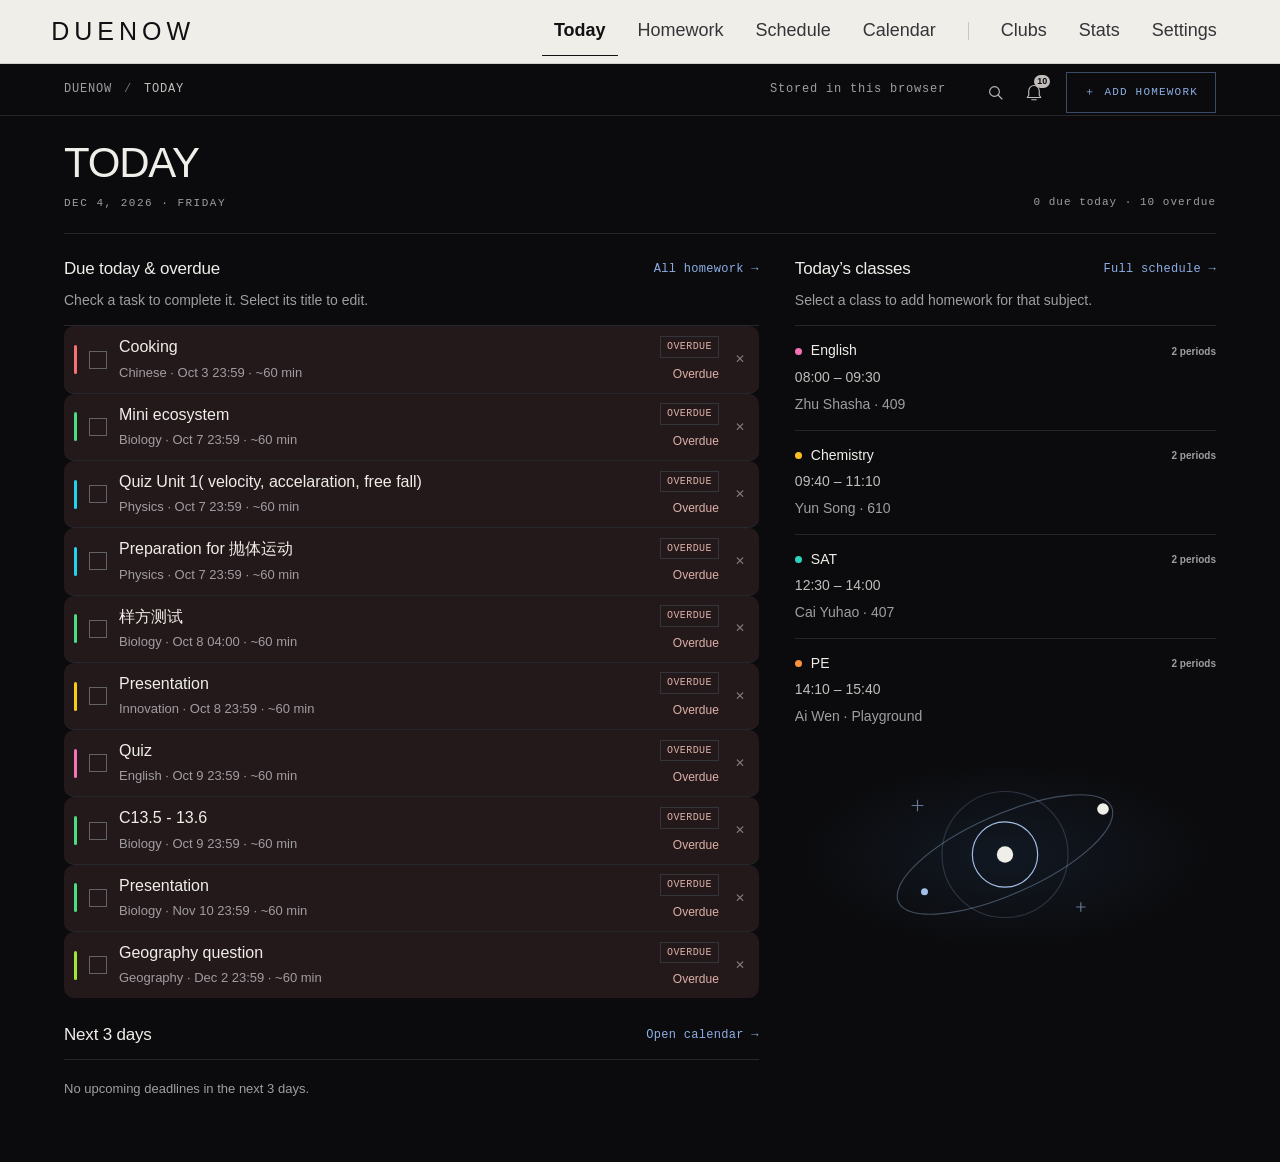
<file: duenow-app-en/index.html>
<!DOCTYPE html>
<html lang="en">
<head>
<meta charset="UTF-8">
<meta name="viewport" content="width=device-width, initial-scale=1.0">
<title>DueNow Homework Manager</title>
<link rel="stylesheet" href="css/style.css">
<link rel="stylesheet" href="css/studio.css">
</head>
<body>
<a class="skip-link" href="#main-content">Skip to content</a>

<div class="app">
  <!-- Primary masthead navigation -->
  <aside class="side">
    <div class="logo"><span class="dot">d.</span>DueNow</div>
    <nav class="nav">
      <div class="nav-item active" data-page="today"><span class="ic">◉</span>Today</div>
      <div class="nav-item" data-page="list"><span class="ic">☰</span>Homework</div>
      <div class="nav-item" data-page="timetable"><span class="ic">▤</span>Schedule</div>
      <div class="nav-item" data-page="calendar"><span class="ic">▦</span>Calendar</div>
      <div class="nav-divider">More</div>
      <div class="nav-item" data-page="clubs"><span class="ic">✦</span>Clubs</div>
      <div class="nav-item" data-page="stats"><span class="ic">◔</span>Stats</div>
      <div class="nav-item" data-page="settings"><span class="ic">⚙</span>Settings</div>
    </nav>
    <div class="side-profile">
      <span class="avatar">B</span>
      <div><div class="pn">BHSFIC</div><div class="pd">Grade 10 · Fall 2026</div></div>
    </div>
  </aside>

  <!-- Main area -->
  <main class="main" id="main-content" tabindex="-1">
      <header class="topbar"><div class="breadcrumb">DueNow <span>/</span> <b id="route-label">Today</b></div><span class="local-status">Stored in this browser</span></header>
      <div class="demo-banner" id="demo-banner" hidden>INTERACTIVE DEMO <span>Sample homework in a separate session. Your saved homework is untouched.</span><a href="index.html">Exit demo →</a></div>
    <div class="content">

      <!-- ============ Today ============ -->
      <section class="page active" id="page-today">
        <div class="today-heading"><div><h1 class="page-title">Today</h1><p class="page-sub" id="today-date"></p></div><span id="today-chip" class="day-summary"></span></div>
        <div class="today-layout">
          <div class="today-work">
            <div class="sec-label"><h2>Due today &amp; overdue</h2><button class="text-link" data-page="list">All homework →</button></div>
            <p class="section-help">Check a task to complete it. Select its title to edit.</p>
            <div class="card task-card" id="today-due"></div>
            <div class="sec-label"><h2>Next 3 days</h2><button class="text-link" data-page="calendar">Open calendar →</button></div>
            <div class="card task-card" id="today-upcoming"></div>
          </div>
          <aside class="today-schedule">
            <div class="sec-label"><h2>Today’s classes</h2><button class="text-link" data-page="timetable">Full schedule →</button></div>
            <p class="section-help">Select a class to add homework for that subject.</p>
            <div class="courses" id="today-courses"></div>
<div class="today-decoration" aria-hidden="true"><svg class="today-orbit" viewBox="0 0 240 160" aria-hidden="true" focusable="false">
          <ellipse cx="120" cy="80" rx="100" ry="34" transform="rotate(-24 120 80)" fill="none" stroke="currentColor" opacity=".35"/>
          <circle cx="120" cy="80" r="54" fill="none" stroke="currentColor" opacity=".2"/>
          <circle cx="120" cy="80" r="28" fill="none" stroke="currentColor"/>
          <circle cx="120" cy="80" r="7" fill="var(--text)"/>
          <circle cx="204" cy="41" r="5" fill="var(--text)"/>
          <circle cx="51" cy="112" r="3" fill="currentColor"/>
          <path d="M45 33v10m-5-5h10M185 121v8m-4-4h8" stroke="currentColor" opacity=".6"/>
        </svg></div>
            <div class="sec-label" id="clubs-section-label"><h2>Today’s activities</h2><button class="text-link" id="clubs-add-link">Add activity</button></div>
            <div class="courses" id="today-clubs"></div>
          </aside>
        </div>
      </section>

      <!-- ============ Homework ============ -->
      <section class="page" id="page-list">
        <div class="page-title">Homework</div>
        <div class="page-sub">Choose a filter or sort by deadline, priority, or time needed. Check a task to complete it; select its title to edit.</div>
        <div class="list-toolbar"><label class="sort-label">Sort by <select id="list-sort"><option value="due">Deadline</option><option value="priority">Priority</option><option value="effort">Shortest first</option></select></label></div><div class="tabs">
          <div class="tab active" data-filter="all">All</div>
          <div class="tab" data-filter="today">Due Today</div>
          <div class="tab" data-filter="week">This Week</div>
          <div class="tab" data-filter="overdue">Overdue</div>
          <div class="tab" data-filter="done">Completed</div>
        </div>
        <div class="modules" id="list-modules"></div>
      </section>

      <!-- ============ Schedule ============ -->
      <section class="page" id="page-timetable">
        <div class="page-title">Schedule</div>
        <div class="page-sub">Select a class to add homework. Its subject is filled in automatically.</div>
        <div id="schedule-today" class="schedule-today" role="status"></div>
        <div class="tt-wrap">
          <table class="tt-grid">
            <tr><th style="width:80px;">Time</th><th>Mon</th><th>Tue</th><th>Wed</th><th>Thu</th><th>Fri</th></tr>
            <tbody id="tt-body"></tbody>
          </table>
        </div>
        <div style="font-size:11.5px;color:var(--text3);margin-top:12px;line-height:1.7;">Thursday 12:30 / 13:20 = Politics. Thursday 15:00-15:40 = Free. Click any class cell → quickly add homework for that subject (auto-filled).</div>
        <div class="legend" id="tt-legend"></div>
      </section>

      <!-- ============ Calendar ============ -->
      <section class="page" id="page-calendar">
        <div class="page-title">Calendar</div>
        <div class="page-sub">Select a date to see its homework and activities. Use Add Homework to add a task for that date.</div>
        <div class="flex-row">
          <div class="card">
            <div class="calendar-toolbar"><h2 id="calendar-month"></h2><div><button id="calendar-prev" aria-label="Previous month">‹</button><button id="calendar-now">Today</button><button id="calendar-next" aria-label="Next month">›</button></div></div><div class="calendar-weekdays"><span>Mon</span><span>Tue</span><span>Wed</span><span>Thu</span><span>Fri</span><span>Sat</span><span>Sun</span></div><div class="cal-grid" id="cal-grid"></div>
            <div style="font-size:11px;color:var(--text3);margin-top:12px;">Dots indicate homework. Today is shaded; the selected date has a blue outline.</div>
          </div>
          <div class="card">
            <div class="sec-label" style="margin-top:0;"><span id="cal-day-title">--</span></div>
            <div id="cal-day-items"></div>
            <div style="margin-top:16px;padding:13px;background:var(--teal-soft);border:1px solid rgba(45,212,191,.3);border-radius:10px;font-size:12.5px;color:var(--teal);">Click "＋ Add Homework" to schedule homework on the selected date</div>
          </div>
        </div>
      </section>

      <!-- ============ Stats ============ -->
      <section class="page" id="page-stats">
        <div class="page-title">Stats</div>
        <div class="page-sub">Weekly overview</div>
        <div class="stat-hero">
          <div class="ring" id="stat-ring"><div class="inner"><b>0%</b><span>Rate</span></div></div>
          <div>
            <div class="big-num" id="stat-big-num">0%</div>
            <div class="big-label" id="stat-big-label">Weekly completion rate</div>
          </div>
          <div class="stat-mini">
            <div class="mc"><div class="k">On-time rate</div><div class="v" id="stat-ontime">0<small>%</small></div></div>
            <div class="mc"><div class="k">Done / Total</div><div class="v" id="stat-done">0<small> / 0</small></div></div>
            <div class="mc"><div class="k">All homework</div><div class="v" id="stat-total">0</div></div>
          </div>
        </div>
        <div class="stat-charts">
          <div class="card">
            <div class="sec-label" style="margin-top:0;">Homework by Subject (count)</div>
            <div class="h-bars" id="stat-subj-bars"></div>
          </div>
          <div class="card">
            <div class="sec-label" style="margin-top:0;">Completed per Day (this week)</div>
            <div class="bars" id="stat-day-bars"></div>
          </div>
        </div>
      </section>

      <!-- ============ Clubs ============ -->
      <section class="page" id="page-clubs">
        <div class="page-title">
          <span>Clubs &amp; Activities</span>
          <span class="add-pill" id="clubs-add-btn">＋ Add Activity</span>
        </div>
        <div class="page-sub">Choose a club to add an activity. Upcoming activities appear below.</div>

        <div class="clubs" id="clubs-cards"></div>

        <div class="sec-label"><span class="dotl" style="background:#A78BFA;"></span>Upcoming · Next 30 days</div>
        <div id="clubs-timeline"></div>
      </section>

      <!-- ============ Settings ============ -->
      <section class="page" id="page-settings">
        <div class="page-title">Settings</div>
        <div class="page-sub">Manage reminders and special school days. Export a backup to keep a copy of your data.</div>
        <div class="flex-row">
          <div class="card">
            <div class="sec-label" style="margin-top:0;">Courses (from your schedule)</div>
            <div id="set-subjects"></div>
          </div>
          <div>
            <div class="card">
              <div class="sec-label" style="margin-top:0;">Reminders</div>
              <div class="set-row"><div><div class="k">Remind 24h before due</div><div class="s">In-app heads-up one day early</div></div><div class="switch" id="set-remind24h"></div></div>
              <div class="set-row"><div><div class="k">Remind 3h before due</div><div class="s">Last-minute reminder for today's items</div></div><div class="switch" id="set-remind3h"></div></div>
              <div class="set-row"><div><div class="k">Daily review at 21:00</div><div class="s">In-app summary of unfinished and tomorrow’s work</div></div><div class="switch" id="set-dailyReview"></div></div>
              <div class="set-row"><div><div class="k">Overdue nudge</div><div class="s">Remind again on the day after overdue</div></div><div class="switch" id="set-overdueNudge"></div></div>
            </div>
            <div class="card">
              <div class="sec-label" style="margin-top:0;">Special Arrangements</div>
              <div style="font-size:12.5px;color:var(--text2);margin-bottom:10px;">If a weekend day becomes a school day, add it here — pick which weekday's schedule to follow. It will show up on the Today page.</div>
              <div id="set-extra-list"></div>
              <button class="btn ghost" id="btn-add-extra" style="margin-top:10px;">＋ Add Special Arrangement</button>
            </div>
            <div class="card">
              <div class="sec-label" style="margin-top:0;">Data &amp; Backup</div>
              <div style="display:flex;gap:10px;flex-wrap:wrap;">
                <button class="btn" id="btn-export">Export JSON Backup</button>
                <button class="btn ghost" id="btn-import">Import Backup</button>
                <button class="btn danger" id="btn-clear">Clear All Data</button>
              </div>
              <div style="font-size:11.5px;color:var(--text3);margin-top:12px;">Recommended: export a backup every Sunday. Data is stored locally in your browser (localStorage); clearing browser data will erase it.</div>
              <div class="version-box">
                <span>DueNow Homework Manager · Version <b id="app-version">v0.0.0</b></span>
                <span style="color:var(--text3);">Frontend · Local storage</span>
              </div>
            </div>
          </div>
        </div>
      </section>

    </div>
  </main>
</div>

<!-- ===== Floating pill dock ===== -->
<div class="dock">
  <div class="pill pill-glass">
    <button class="pi" id="btn-search" aria-label="Search homework" title="Search (Ctrl/⌘ K)">⌕</button>
    <button class="pi" id="btn-notif" aria-label="Notifications">♧<span class="badge">0</span></button>
  </div>
  <button class="pill pill-add" id="btn-add">＋ Add Homework</button>
</div>

<!-- Search popover -->
<div class="pop" id="pop-search">
  <div class="pt">Search Homework</div>
  <input class="in" id="search-input" placeholder="Title / subject / teacher…">
  <div class="result" id="search-results"></div>
</div>

<!-- Notification popover -->
<div class="pop" id="pop-notif">
  <div class="pt">Notifications</div>
  <div id="notif-list"></div>
</div>

<!-- ===== Add/Edit Homework Modal ===== -->
<div class="mask" id="modal">
  <div class="sheet">
    <h3 id="modal-title">Add Homework</h3>
    <div class="sub" id="modal-sub">Quick entry</div>
    <div class="field"><label>Title *</label><input class="input" id="f-title" placeholder="e.g. Math Workbook P.45-46"></div>
    <div class="field"><label>Subject *</label><select class="input" id="f-subject"></select></div>
    <div class="field"><label>Type</label><div class="seg" id="f-type"><div class="opt active">Daily Practice</div><div class="opt">Essay / Paper</div><div class="opt">Lab Report</div><div class="opt">Reading</div><div class="opt">Test Prep</div></div></div>
    <div class="row2">
      <div class="field"><label>Due Date *</label><input class="input" type="date" id="f-dueDate"></div>
      <div class="field"><label>Due Time</label><input class="input" type="time" id="f-dueTime" value="23:59"></div>
    </div>
    <details class="field" id="due-schedule-preview">
      <summary>Check the class schedule for this date</summary>
      <div id="due-schedule-content" class="week-mini"></div>
    </details>
    <div class="field"><label>Priority</label><div class="seg" id="f-priority"><div class="opt">High</div><div class="opt active">Medium</div><div class="opt">Low</div></div></div>
    <div class="row2">
      <div class="field"><label>Est. Time (min)</label><input class="input" type="number" id="f-estimated" value="60" min="0"></div>
      <div class="field"><label>Source</label><div class="seg" id="f-source"><div class="opt active">In-Class</div><div class="opt">Online Platform</div><div class="opt">Verbal</div></div></div>
    </div>
    <div class="field"><label>Notes / Link (optional)</label><textarea class="input" id="f-notes" placeholder="Google Classroom link, teacher requirements…"></textarea></div>
    <div class="actions">
      <button class="btn ghost" id="modal-cancel">Cancel</button>
      <button class="btn" id="modal-save">Save</button>
    </div>
  </div>
</div>

<!-- ===== Extra Class (Weekend Special) Modal ===== -->
<div class="mask" id="extra-modal">
  <div class="sheet">
    <h3>Add Special Arrangement</h3>
    <div class="sub">Weekend school day — choose which weekday's schedule to follow</div>
    <div class="field"><label>Date *</label><input class="input" type="date" id="extra-date"></div>
    <div class="field"><label>Follow which weekday's schedule *</label>
      <div class="seg" id="extra-weekday">
        <div class="opt">Monday</div><div class="opt">Tuesday</div><div class="opt">Wednesday</div><div class="opt">Thursday</div><div class="opt active">Friday</div>
      </div>
    </div>
    <div class="field"><label>Note (optional)</label><input class="input" id="extra-note" placeholder="e.g. Makeup class for missed Wednesday"></div>
    <div class="actions">
      <button class="btn ghost" id="extra-cancel">Cancel</button>
      <button class="btn" id="extra-save">Add</button>
    </div>
  </div>
</div>

<!-- ===== Club Activity Modal ===== -->
<div class="mask" id="club-modal">
  <div class="sheet">
    <h3>Add Club Activity</h3>
    <div class="sub">Extracurricular — lunch break or after school</div>
    <div class="field"><label>Date *</label><input class="input" type="date" id="club-date"></div>
    <div class="field"><label>Time Slot *</label>
      <div class="seg" id="club-slot">
        <div class="opt active">Lunch Break</div>
        <div class="opt">After School</div>
      </div>
    </div>
    <div class="field"><label>Club *</label>
      <div class="seg" id="club-name">
        <div class="opt">Engineering Club</div>
        <div class="opt">Physics Club</div>
        <div class="opt">CircuitXplorer</div>
        <div class="opt">CS Interest Group</div>
        <div class="opt">Photography Club</div>
      </div>
    </div>
    <div class="field"><label>Note (optional)</label><input class="input" id="club-note" placeholder="e.g. Build a mini robot, room 305…"></div>
    <div class="actions">
      <button class="btn ghost" id="club-cancel">Cancel</button>
      <button class="btn" id="club-save">Add</button>
    </div>
  </div>
</div>

<!-- Bottom nav (mobile) -->
<div class="bottombar">
  <div class="bb-item active" data-page="today"><span class="i">◉</span>Today</div>
  <div class="bb-item" data-page="list"><span class="i">☰</span>Homework</div>
  <div class="bb-item" data-page="timetable"><span class="i">▤</span>Schedule</div>
  <div class="bb-item" data-page="calendar"><span class="i">▦</span>Calendar</div>
  <button class="bb-more" id="btn-more" aria-expanded="false" aria-controls="more-menu"><span>···</span>More</button>
</div>

<div class="more-menu" id="more-menu" hidden><button data-page="clubs">Clubs &amp; activities</button><button data-page="stats">Statistics</button><button data-page="settings">Settings &amp; backup</button></div>

<!-- Toast -->
<div class="toast" id="toast" role="status" aria-live="polite"></div>

<script src="js/data.js"></script>
<script src="js/session.js"></script>
<script src="js/storage.js"></script>
<script src="js/homework-pack.js"></script>
<script src="js/app.js"></script>
<script src="js/studio.js"></script>
</body>
</html>
</file>
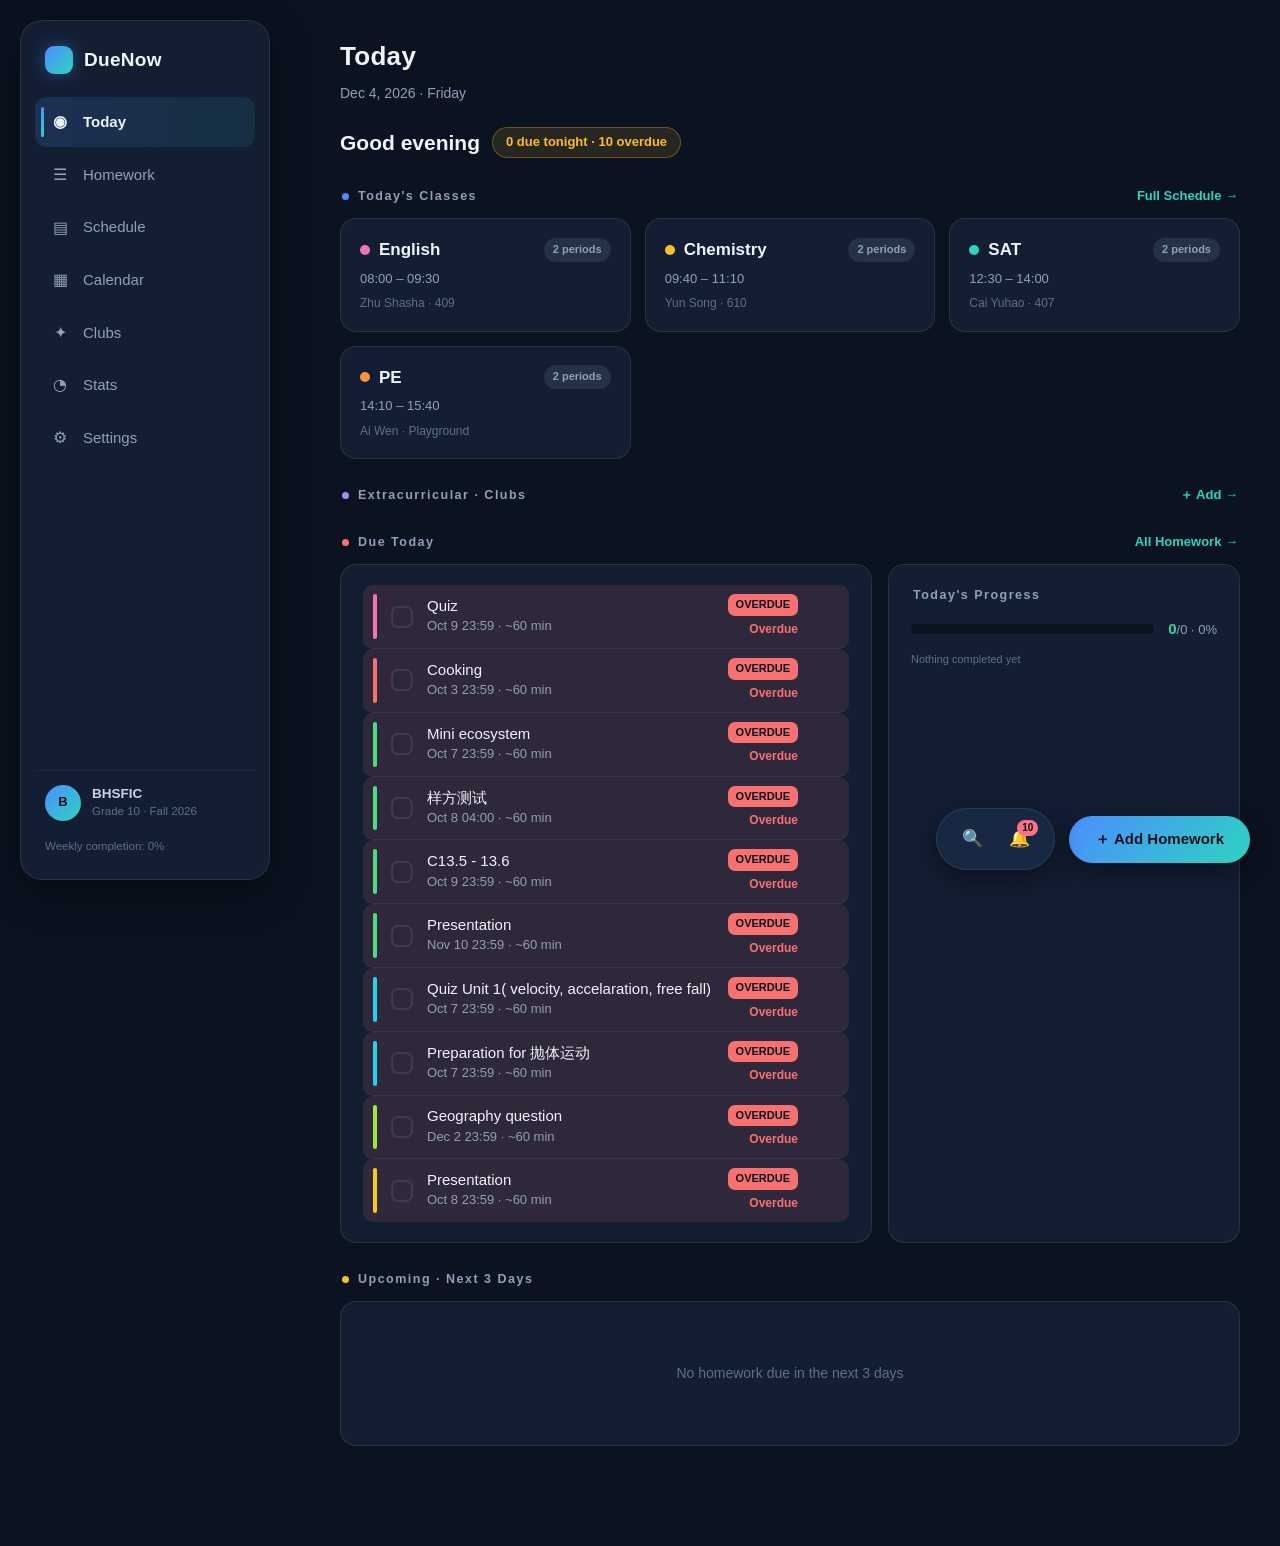
<file: original-v1.3.5/index.html>
<!DOCTYPE html>
<html lang="en">
<head>
<meta charset="UTF-8">
<meta name="viewport" content="width=device-width, initial-scale=1.0">
<title>DueNow Homework Manager</title>
<link rel="stylesheet" href="css/style.css">
</head>
<body>

<div class="app">
  <!-- Floating rounded sidebar -->
  <aside class="side">
    <div class="logo"><span class="dot"></span>DueNow</div>
    <nav class="nav">
      <div class="nav-item active" data-page="today"><span class="ic">◉</span>Today</div>
      <div class="nav-item" data-page="list"><span class="ic">☰</span>Homework</div>
      <div class="nav-item" data-page="timetable"><span class="ic">▤</span>Schedule</div>
      <div class="nav-item" data-page="calendar"><span class="ic">▦</span>Calendar</div>
      <div class="nav-item" data-page="clubs"><span class="ic">✦</span>Clubs</div>
      <div class="nav-item" data-page="stats"><span class="ic">◔</span>Stats</div>
      <div class="nav-item" data-page="settings"><span class="ic">⚙</span>Settings</div>
    </nav>
    <div class="side-profile">
      <span class="avatar">B</span>
      <div><div class="pn">BHSFIC</div><div class="pd">Grade 10 · Fall 2026</div></div>
    </div>
    <div class="side-foot" id="side-foot">Weekly completion: --</div>
  </aside>

  <!-- Main area -->
  <div class="main">
    <div class="content">

      <!-- ============ Today ============ -->
      <section class="page active" id="page-today">
        <div class="page-title">Today</div>
        <div class="page-sub" id="today-date"></div>
        <div class="hello">
          <span class="big" id="today-greeting">Hello</span>
          <span class="chip" id="today-chip">Loading…</span>
        </div>

        <div class="sec-label"><span><span class="dotl" style="background:var(--blue);"></span>Today's Classes</span><span class="more" data-page="timetable">Full Schedule →</span></div>
        <div class="courses" id="today-courses"></div>

        <div class="sec-label" id="clubs-section-label" style="display:none;"><span><span class="dotl" style="background:#A78BFA;"></span>Extracurricular · Clubs</span><span class="more" id="clubs-add-link">＋ Add →</span></div>
        <div class="courses" id="today-clubs" style="display:none;"></div>

        <div class="sec-label"><span><span class="dotl" style="background:var(--red);"></span>Due Today</span><span class="more" data-page="list">All Homework →</span></div>
        <div class="flex-row">
          <div class="card" style="flex:1 1 400px;" id="today-due"></div>
          <div class="card" style="flex:1 1 220px;" id="today-progress"></div>
        </div>

        <div class="sec-label"><span><span class="dotl" style="background:var(--amber);"></span>Upcoming · Next 3 Days</span></div>
        <div class="card" id="today-upcoming"></div>
      </section>

      <!-- ============ Homework ============ -->
      <section class="page" id="page-list">
        <div class="page-title">Homework</div>
        <div class="page-sub">Grouped by subject · Click an item to edit</div>
        <div class="tabs">
          <div class="tab active" data-filter="all">All</div>
          <div class="tab" data-filter="today">Due Today</div>
          <div class="tab" data-filter="week">This Week</div>
          <div class="tab" data-filter="overdue">Overdue</div>
          <div class="tab" data-filter="done">Completed</div>
        </div>
        <div class="modules" id="list-modules"></div>
      </section>

      <!-- ============ Schedule ============ -->
      <section class="page" id="page-timetable">
        <div class="page-title">Schedule</div>
        <div class="page-sub">Weekly schedule · Click a class to quickly add homework</div>
        <div class="tt-wrap">
          <table class="tt-grid">
            <tr><th style="width:80px;">Time</th><th>Mon</th><th>Tue</th><th>Wed</th><th>Thu</th><th>Fri</th></tr>
            <tbody id="tt-body"></tbody>
          </table>
        </div>
        <div style="font-size:11.5px;color:var(--text3);margin-top:12px;line-height:1.7;">Thursday 12:30 / 13:20 = Politics. Thursday 15:00-15:40 = Free. Click any class cell → quickly add homework for that subject (auto-filled).</div>
        <div class="legend" id="tt-legend"></div>
      </section>

      <!-- ============ Calendar ============ -->
      <section class="page" id="page-calendar">
        <div class="page-title">Calendar</div>
        <div class="page-sub">Click a date to view that day's homework</div>
        <div class="flex-row">
          <div class="card">
            <div class="cal-grid" id="cal-grid"></div>
            <div style="font-size:11px;color:var(--text3);margin-top:12px;">● Dot = homework due that day · Blue outline = today · Teal outline = selected</div>
          </div>
          <div class="card">
            <div class="sec-label" style="margin-top:0;"><span id="cal-day-title">--</span></div>
            <div id="cal-day-items"></div>
            <div style="margin-top:16px;padding:13px;background:var(--teal-soft);border:1px solid rgba(45,212,191,.3);border-radius:10px;font-size:12.5px;color:var(--teal);">Click "＋ Add Homework" to schedule homework on the selected date</div>
          </div>
        </div>
      </section>

      <!-- ============ Stats ============ -->
      <section class="page" id="page-stats">
        <div class="page-title">Stats</div>
        <div class="page-sub">Weekly overview</div>
        <div class="stat-hero">
          <div class="ring" id="stat-ring"><div class="inner"><b>0%</b><span>Rate</span></div></div>
          <div>
            <div class="big-num" id="stat-big-num">0%</div>
            <div class="big-label" id="stat-big-label">Weekly completion rate</div>
          </div>
          <div class="stat-mini">
            <div class="mc"><div class="k">On-time rate</div><div class="v" id="stat-ontime">0<small>%</small></div></div>
            <div class="mc"><div class="k">Done / Total</div><div class="v" id="stat-done">0<small> / 0</small></div></div>
            <div class="mc"><div class="k">All homework</div><div class="v" id="stat-total">0</div></div>
          </div>
        </div>
        <div class="stat-charts">
          <div class="card">
            <div class="sec-label" style="margin-top:0;">Homework by Subject (count)</div>
            <div class="h-bars" id="stat-subj-bars"></div>
          </div>
          <div class="card">
            <div class="sec-label" style="margin-top:0;">Completed per Day (this week)</div>
            <div class="bars" id="stat-day-bars"></div>
          </div>
        </div>
      </section>

      <!-- ============ Clubs ============ -->
      <section class="page" id="page-clubs">
        <div class="page-title">
          <span>Clubs &amp; Activities</span>
          <span class="add-pill" id="clubs-add-btn">＋ Add Activity</span>
        </div>
        <div class="page-sub">五个社团 · 点卡片快速添加 · 详细活动见下方时间线</div>

        <div class="clubs" id="clubs-cards"></div>

        <div class="sec-label"><span class="dotl" style="background:#A78BFA;"></span>Upcoming · Next 30 days</div>
        <div id="clubs-timeline"></div>
      </section>

      <!-- ============ Settings ============ -->
      <section class="page" id="page-settings">
        <div class="page-title">Settings</div>
        <div class="page-sub">Course management · Reminders · Data backup</div>
        <div class="flex-row">
          <div class="card">
            <div class="sec-label" style="margin-top:0;">Courses (from your schedule)</div>
            <div id="set-subjects"></div>
          </div>
          <div>
            <div class="card">
              <div class="sec-label" style="margin-top:0;">Reminders</div>
              <div class="set-row"><div><div class="k">Remind 24h before due</div><div class="s">Get a heads-up one day early</div></div><div class="switch" id="set-remind24h"></div></div>
              <div class="set-row"><div><div class="k">Remind 3h before due</div><div class="s">Last-minute reminder for today's items</div></div><div class="switch" id="set-remind3h"></div></div>
              <div class="set-row"><div><div class="k">Daily review at 21:00</div><div class="s">Summarize unfinished and tomorrow's due</div></div><div class="switch" id="set-dailyReview"></div></div>
              <div class="set-row"><div><div class="k">Overdue nudge</div><div class="s">Remind again on the day after overdue</div></div><div class="switch" id="set-overdueNudge"></div></div>
            </div>
            <div class="card">
              <div class="sec-label" style="margin-top:0;">Special Arrangements</div>
              <div style="font-size:12.5px;color:var(--text2);margin-bottom:10px;">If a weekend day becomes a school day, add it here — pick which weekday's schedule to follow. It will show up on the Today page.</div>
              <div id="set-extra-list"></div>
              <button class="btn ghost" id="btn-add-extra" style="margin-top:10px;">＋ Add Special Arrangement</button>
            </div>
            <div class="card">
              <div class="sec-label" style="margin-top:0;">Data &amp; Backup</div>
              <div style="display:flex;gap:10px;flex-wrap:wrap;">
                <button class="btn" id="btn-export">Export JSON Backup</button>
                <button class="btn ghost" id="btn-import">Import Backup</button>
                <button class="btn danger" id="btn-clear">Clear All Data</button>
              </div>
              <div style="font-size:11.5px;color:var(--text3);margin-top:12px;">Recommended: export a backup every Sunday. Data is stored locally in your browser (localStorage); clearing browser data will erase it.</div>
              <div class="version-box">
                <span>DueNow Homework Manager · Version <b id="app-version">v0.0.0</b></span>
                <span style="color:var(--text3);">Frontend · Local storage</span>
              </div>
            </div>
          </div>
        </div>
      </section>

    </div>
  </div>
</div>

<!-- ===== Floating pill dock ===== -->
<div class="dock">
  <div class="pill pill-glass">
    <div class="pi" id="btn-search">🔍</div>
    <div class="pi" id="btn-notif">🔔<span class="badge">0</span></div>
  </div>
  <button class="pill pill-add" id="btn-add">＋ Add Homework</button>
</div>

<!-- Search popover -->
<div class="pop" id="pop-search">
  <div class="pt">Search Homework</div>
  <input class="in" id="search-input" placeholder="Title / subject / teacher…">
  <div class="result" id="search-results"></div>
</div>

<!-- Notification popover -->
<div class="pop" id="pop-notif">
  <div class="pt">Notifications</div>
  <div id="notif-list"></div>
</div>

<!-- ===== Add/Edit Homework Modal ===== -->
<div class="mask" id="modal">
  <div class="sheet">
    <h3 id="modal-title">Add Homework</h3>
    <div class="sub" id="modal-sub">Quick entry</div>
    <div class="field"><label>Title *</label><input class="input" id="f-title" placeholder="e.g. Math Workbook P.45-46"></div>
    <div class="field"><label>Subject *</label><select class="input" id="f-subject"></select></div>
    <div class="field"><label>Type</label><div class="seg" id="f-type"><div class="opt active">Daily Practice</div><div class="opt">Essay / Paper</div><div class="opt">Lab Report</div><div class="opt">Reading</div><div class="opt">Test Prep</div></div></div>
    <div class="row2">
      <div class="field"><label>Due Date *</label><input class="input" type="date" id="f-dueDate"></div>
      <div class="field"><label>Due Time</label><input class="input" type="time" id="f-dueTime" value="23:59"></div>
    </div>
    <div class="field" id="due-schedule-preview">
      <label>Week schedule — selected day highlighted</label>
      <div id="due-schedule-content" class="week-mini"></div>
    </div>
    <div class="field"><label>Priority</label><div class="seg" id="f-priority"><div class="opt">High</div><div class="opt active">Medium</div><div class="opt">Low</div></div></div>
    <div class="row2">
      <div class="field"><label>Est. Time (min)</label><input class="input" type="number" id="f-estimated" value="60" min="0"></div>
      <div class="field"><label>Source</label><div class="seg" id="f-source"><div class="opt active">In-Class</div><div class="opt">Online Platform</div><div class="opt">Verbal</div></div></div>
    </div>
    <div class="field"><label>Notes / Link (optional)</label><textarea class="input" id="f-notes" placeholder="Google Classroom link, teacher requirements…"></textarea></div>
    <div class="actions">
      <button class="btn ghost" id="modal-cancel">Cancel</button>
      <button class="btn" id="modal-save">Save</button>
    </div>
  </div>
</div>

<!-- ===== Extra Class (Weekend Special) Modal ===== -->
<div class="mask" id="extra-modal">
  <div class="sheet">
    <h3>Add Special Arrangement</h3>
    <div class="sub">Weekend school day — choose which weekday's schedule to follow</div>
    <div class="field"><label>Date *</label><input class="input" type="date" id="extra-date"></div>
    <div class="field"><label>Follow which weekday's schedule *</label>
      <div class="seg" id="extra-weekday">
        <div class="opt">Monday</div><div class="opt">Tuesday</div><div class="opt">Wednesday</div><div class="opt">Thursday</div><div class="opt active">Friday</div>
      </div>
    </div>
    <div class="field"><label>Note (optional)</label><input class="input" id="extra-note" placeholder="e.g. Makeup class for missed Wednesday"></div>
    <div class="actions">
      <button class="btn ghost" id="extra-cancel">Cancel</button>
      <button class="btn" id="extra-save">Add</button>
    </div>
  </div>
</div>

<!-- ===== Club Activity Modal ===== -->
<div class="mask" id="club-modal">
  <div class="sheet">
    <h3>Add Club Activity</h3>
    <div class="sub">Extracurricular — lunch break or after school</div>
    <div class="field"><label>Date *</label><input class="input" type="date" id="club-date"></div>
    <div class="field"><label>Time Slot *</label>
      <div class="seg" id="club-slot">
        <div class="opt active">Lunch Break</div>
        <div class="opt">After School</div>
      </div>
    </div>
    <div class="field"><label>Club *</label>
      <div class="seg" id="club-name">
        <div class="opt">Engineering Club</div>
        <div class="opt">Physics Club</div>
        <div class="opt">CircuitXplorer</div>
        <div class="opt">CS Interest Group</div>
        <div class="opt">Photography Club</div>
      </div>
    </div>
    <div class="field"><label>Note (optional)</label><input class="input" id="club-note" placeholder="e.g. Build a mini robot, room 305…"></div>
    <div class="actions">
      <button class="btn ghost" id="club-cancel">Cancel</button>
      <button class="btn" id="club-save">Add</button>
    </div>
  </div>
</div>

<!-- Bottom nav (mobile) -->
<div class="bottombar">
  <div class="bb-item active" data-page="today"><span class="i">◉</span>Today</div>
  <div class="bb-item" data-page="list"><span class="i">☰</span>Work</div>
  <div class="bb-item" data-page="timetable"><span class="i">▤</span>Sched</div>
  <div class="bb-item" data-page="calendar"><span class="i">▦</span>Cal</div>
  <div class="bb-item" data-page="stats"><span class="i">◔</span>Stats</div>
  <div class="bb-item" data-page="clubs"><span class="i">✦</span>Club</div>
  <div class="bb-item" data-page="settings"><span class="i">⚙</span>Set</div>
</div>

<!-- Toast -->
<div class="toast" id="toast"></div>

<script src="js/data.js"></script>
<script src="js/storage.js"></script>
<script src="js/app.js"></script>
</body>
</html>
</file>
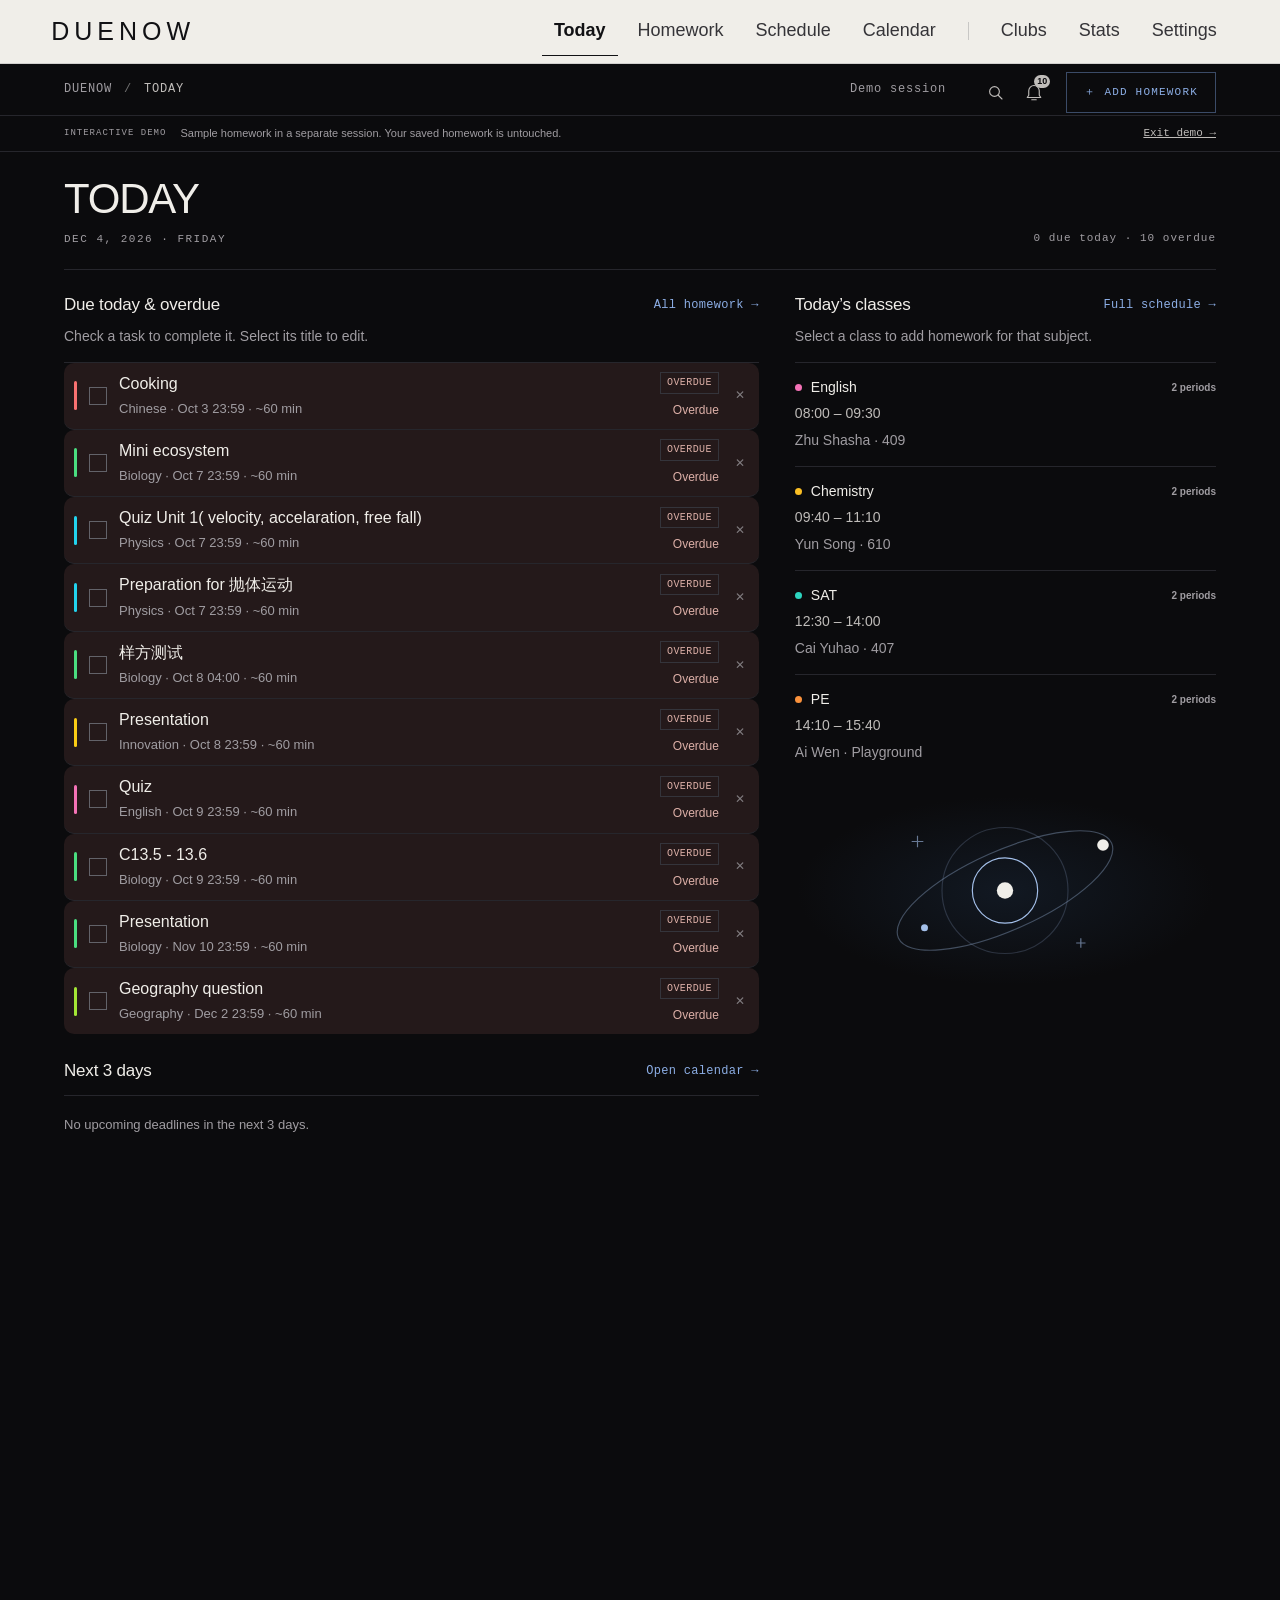
<file: duenow-app-en/demo.html>
<!doctype html>
<html lang="en"><head><meta charset="utf-8"><meta name="viewport" content="width=device-width, initial-scale=1"><meta http-equiv="refresh" content="0;url=index.html?demo=1"><title>DueNow · Study Studio Demo</title></head><body><p><a href="index.html?demo=1">Open the isolated Study Studio demo</a></p></body></html>
</file>
<file: duenow-app-en/css/style.css>
/* DueNow Homework Manager - Stylesheet v1.1.0 (Enlarged) */
:root{
  --bg:#0B1220; --panel:#101A2E; --card:#131E33; --elev:#1B2A44;
  --border:rgba(148,163,184,.16); --border-soft:rgba(148,163,184,.09);
  --text:#E8EEF9; --text2:#8FA0B8; --text3:#5D6F8C;
  --blue:#4C8DFF; --teal:#2DD4BF; --green:#34D399; --red:#F87171;
  --amber:#FBBF24; --rose:#FB7185;
  --grad:linear-gradient(135deg,#4C8DFF,#2DD4BF);
  --primary-soft:rgba(76,141,255,.13); --teal-soft:rgba(45,212,191,.12);
  --red-soft:rgba(248,113,113,.12); --amber-soft:rgba(251,191,36,.12); --green-soft:rgba(52,211,153,.12);
}
*{box-sizing:border-box;margin:0;padding:0;}
body{background:var(--bg);color:var(--text);font-family:'Roboto','PingFang SC','Segoe UI',Arial,sans-serif;font-size:16px;line-height:1.6;}

/* ===== Framework: floating rounded sidebar ===== */
.app{max-width:1440px;margin:0 auto;min-height:100vh;display:flex;}
.side{width:250px;flex:0 0 250px;background:var(--card);border:1px solid var(--border);border-radius:22px;padding:22px 14px;position:fixed;top:20px;bottom:20px;left:20px;display:flex;flex-direction:column;box-shadow:0 12px 44px rgba(0,0,0,.42);z-index:30;}
.logo{display:flex;align-items:center;gap:11px;font-size:19px;font-weight:700;padding:2px 10px 18px;color:#F0F4FC;letter-spacing:.3px;}
.logo .dot{width:28px;height:28px;border-radius:9px;background:var(--grad);box-shadow:0 0 16px rgba(76,141,255,.4);}
.nav{margin-top:4px;flex:1;}
.nav-item{display:flex;align-items:center;gap:12px;padding:12px 14px;border-radius:12px;color:var(--text2);cursor:pointer;font-size:15px;margin-bottom:3px;position:relative;transition:background .15s;}
.nav-item:hover{background:rgba(148,163,184,.07);color:var(--text);}
.nav-item.active{background:linear-gradient(90deg,rgba(76,141,255,.16),rgba(45,212,191,.09));color:#F0F4FC;font-weight:600;}
.nav-item.active::before{content:"";position:absolute;left:6px;top:10px;bottom:10px;width:3px;border-radius:2px;background:var(--grad);}
.nav-item .ic{width:22px;text-align:center;font-size:16px;}
.side-profile{display:flex;align-items:center;gap:11px;padding:14px 10px 8px;border-top:1px solid var(--border-soft);}
.side-profile .avatar{width:36px;height:36px;border-radius:50%;background:var(--grad);color:#0B1220;display:flex;align-items:center;justify-content:center;font-size:13px;font-weight:700;flex:0 0 36px;}
.side-profile .pn{font-size:13.5px;color:#C7D3E6;font-weight:600;line-height:1.3;}
.side-profile .pd{font-size:11.5px;color:var(--text3);}
.side-foot{font-size:11.5px;color:var(--text3);padding:8px 10px 2px;}
.main{flex:1;min-width:0;display:flex;flex-direction:column;margin-left:300px;}
.content{padding:36px 40px 100px;flex:1;}
.page{display:none;}
.page.active{display:block;}
.page-title{font-size:26px;font-weight:700;color:#F0F4FC;letter-spacing:.3px;}
.page-sub{font-size:14px;color:var(--text2);margin-top:4px;margin-bottom:22px;}

/* ===== Common ===== */
.card{background:var(--card);border:1px solid var(--border);border-radius:16px;padding:20px 22px;}
.sec-label{font-size:12.5px;font-weight:600;color:var(--text2);letter-spacing:1.5px;margin:26px 2px 12px;display:flex;align-items:center;justify-content:space-between;}
.sec-label:first-child{margin-top:0;}
.sec-label .more{font-size:13px;color:var(--teal);letter-spacing:0;cursor:pointer;font-weight:600;}
.sec-label .dotl{width:7px;height:7px;border-radius:50%;margin-right:9px;display:inline-block;}
.flex-row{display:flex;flex-wrap:wrap;gap:16px;}
.flex-row > *{flex:1 1 360px;min-width:0;}

/* Homework item */
.hw-item{display:flex;align-items:center;gap:14px;padding:13px 4px;border-bottom:1px solid var(--border-soft);cursor:pointer;}
.hw-item:last-child{border-bottom:none;}
.hw-item:hover{background:rgba(148,163,184,.03);}
.hw-item.completed .title{text-decoration:line-through;color:var(--text3);}
.hw-item.completed{opacity:.55;}
.color-bar{width:4px;align-self:stretch;border-radius:2px;min-height:40px;flex:0 0 4px;}
.hw-check{width:22px;height:22px;border-radius:7px;border:2px solid var(--border);flex:0 0 22px;cursor:pointer;display:flex;align-items:center;justify-content:center;transition:all .15s;}
.hw-check:hover{border-color:var(--teal);}
.hw-check.checked{background:var(--teal);border-color:var(--teal);color:#0B1220;font-size:13px;font-weight:700;}
.hw-item .mid{flex:1;min-width:0;}
.hw-item .mid .title{font-size:15px;font-weight:500;color:#F0F4FC;white-space:normal;overflow-wrap:break-word;line-height:1.35;}
.hw-item .mid .sub{font-size:13px;color:var(--text2);white-space:nowrap;overflow:hidden;text-overflow:ellipsis;}
.hw-item .due{font-size:12px;font-weight:600;text-align:right;white-space:nowrap;}
.hw-right{flex:0 0 auto;display:flex;flex-direction:column;align-items:flex-end;gap:4px;min-width:64px;}
.due.red{color:var(--red);} .due.amber{color:var(--amber);} .due.gray{color:var(--text2);} .due.teal{color:var(--teal);}
.hw-del{color:var(--text3);font-size:15px;cursor:pointer;padding:5px 7px;border-radius:7px;flex:0 0 auto;opacity:0;transition:opacity .15s;}
.hw-item:hover .hw-del{opacity:1;}
.hw-del:hover{color:var(--red);background:var(--red-soft);}
.tag{display:inline-block;font-size:11px;border-radius:7px;padding:2px 8px;font-weight:600;}
.tag.high{background:var(--red-soft);color:var(--red);}
.tag.mid{background:var(--amber-soft);color:var(--amber);}
.tag.low{background:rgba(148,163,184,.14);color:var(--text2);}
.tag.done{background:var(--green-soft);color:var(--green);}
.tag.over{background:var(--red);color:#0B1220;}

/* Today page */
.hello{display:flex;align-items:center;flex-wrap:wrap;gap:12px;margin-bottom:6px;}
.hello .big{font-size:21px;font-weight:700;color:#F0F4FC;}
.hello .chip{font-size:13px;background:var(--amber-soft);color:var(--amber);border:1px solid rgba(251,191,36,.3);border-radius:999px;padding:4px 13px;font-weight:600;}
.courses{display:grid;grid-template-columns:repeat(auto-fill,minmax(260px,1fr));gap:14px;}
.course{background:var(--card);border:1px solid var(--border);border-radius:16px;padding:17px 19px;cursor:pointer;transition:transform .12s,border-color .12s;position:relative;overflow:hidden;display:flex;flex-direction:column;gap:5px;}
.course:hover{transform:translateY(-2px);border-color:rgba(76,141,255,.5);}
.course .top{display:flex;align-items:center;justify-content:space-between;}
.course .top .nm{display:flex;align-items:center;gap:9px;font-size:17px;font-weight:700;color:#F0F4FC;}
.course .top .nm i{width:10px;height:10px;border-radius:50%;flex:0 0 10px;}
.course .badge{font-size:11px;background:rgba(148,163,184,.14);color:var(--text2);border-radius:999px;padding:3px 9px;font-weight:600;}
.course .time{font-size:13px;color:var(--text2);}
.course .room{font-size:12px;color:var(--text3);}
.slim-progress{display:flex;align-items:center;gap:14px;}
.slim-progress .bar{flex:1;height:10px;background:#0B1220;border-radius:99px;overflow:hidden;}
.slim-progress .bar i{display:block;height:100%;border-radius:99px;background:linear-gradient(90deg,#34D399,#2DD4BF);}
.slim-progress .num{font-size:13px;color:var(--text2);white-space:nowrap;}
.slim-progress .num b{color:var(--green);font-size:15px;}
.empty-state{padding:40px 18px;text-align:center;color:var(--text3);font-size:14px;}
.empty-state .icon{font-size:36px;margin-bottom:10px;opacity:.5;}

/* Homework list page */
.tabs{display:flex;gap:8px;flex-wrap:wrap;margin-bottom:16px;}
.tab{padding:8px 16px;border-radius:999px;font-size:13.5px;background:var(--card);border:1px solid var(--border);color:var(--text2);cursor:pointer;}
.tab.active{background:var(--grad);color:#0B1220;border-color:transparent;font-weight:700;}
.modules{display:grid;grid-template-columns:repeat(auto-fill,minmax(320px,1fr));gap:14px;}
.module{background:var(--card);border:1px solid var(--border);border-radius:16px;overflow:hidden;}
.module .mhead{display:flex;align-items:center;gap:11px;padding:14px 17px;cursor:pointer;user-select:none;}
.module .mhead:hover{background:rgba(148,163,184,.05);}
.module .mhead .c{width:11px;height:11px;border-radius:50%;flex:0 0 11px;}
.module .mhead .mn{font-size:15px;font-weight:600;color:#F0F4FC;flex-shrink:0;white-space:nowrap;}
.module .mhead .mt{font-size:12px;color:var(--text3);margin-left:5px;font-weight:400;overflow:hidden;text-overflow:ellipsis;white-space:nowrap;min-width:0;}
.module .mhead .cnt{font-size:11.5px;background:var(--teal-soft);color:var(--teal);border-radius:999px;padding:2px 9px;font-weight:600;margin-left:auto;flex-shrink:0;}
.module .mhead .chev{color:var(--text3);font-size:13px;transition:transform .2s;padding:0 3px;flex-shrink:0;}
.module.collapsed .chev{transform:rotate(-90deg);}
.module.collapsed .mbody{display:none;}
.module .mbody{padding:2px 17px 12px;}

/* Timetable page */
.tt-wrap{overflow-x:auto;border:1px solid var(--border);border-radius:18px;background:var(--card);}
.tt-grid{min-width:820px;border-collapse:separate;border-spacing:0;width:100%;}
.tt-grid th{background:#0E1728;color:var(--text2);font-weight:600;font-size:13px;text-align:center;padding:14px 10px;border-bottom:1px solid var(--border);}
.tt-grid th.today{background:linear-gradient(180deg,rgba(76,141,255,.3),rgba(76,141,255,.1));color:#BBD4FF;font-weight:700;box-shadow:inset 0 -2px 0 var(--blue);}
.tt-grid td{border-bottom:1px solid var(--border-soft);border-right:1px solid var(--border-soft);padding:0;vertical-align:top;}
.tt-grid td:last-child{border-right:none;}
.tt-grid tr:last-child td{border-bottom:none;}
.tt-grid .tcol{color:var(--text3);white-space:nowrap;font-size:12px;padding:12px 14px;text-align:center;background:#0E1728;border-right:1px solid var(--border);font-weight:500;line-height:1.6;}
.tt-cell{display:block;padding:12px 14px;cursor:pointer;min-height:70px;transition:background .12s;border-left:3px solid transparent;}
.tt-cell:hover{background:rgba(148,163,184,.06);}
.tt-cell .cn{font-size:14px;font-weight:700;color:#F0F4FC;display:block;margin-bottom:3px;}
.tt-cell .cr{font-size:11.5px;color:var(--text3);display:block;}
.tt-cell.today-col{background:linear-gradient(90deg,rgba(76,141,255,.16),rgba(76,141,255,.07));box-shadow:inset 3px 0 0 var(--blue);}
.free-cell.today-free{background:linear-gradient(90deg,rgba(76,141,255,.1),rgba(76,141,255,.04));}
.free-cell{padding:12px 14px;min-height:70px;display:flex;align-items:center;justify-content:center;}
.free-cell span{font-size:12px;color:var(--text3);font-style:italic;border:1px dashed var(--border);border-radius:9px;padding:4px 14px;}
.legend{display:flex;flex-wrap:wrap;gap:8px;margin-top:16px;}
.legend .lg{display:flex;align-items:center;gap:7px;font-size:12px;color:var(--text2);background:var(--card);border:1px solid var(--border);border-radius:999px;padding:5px 13px;}
.legend .lg i{width:9px;height:9px;border-radius:50%;}

/* Calendar */
.cal-grid{display:grid;grid-template-columns:repeat(7,1fr);gap:5px;}
.cal-dow{text-align:center;font-size:12px;color:var(--text3);padding:5px 0;}
.cal-cell{background:var(--card);border:1px solid var(--border);border-radius:10px;min-height:74px;padding:7px;position:relative;cursor:pointer;transition:border-color .12s;}
.cal-cell:hover{border-color:rgba(45,212,191,.45);}
.cal-cell .d{font-size:13px;color:var(--text2);}
.cal-cell.today{background:linear-gradient(160deg,rgba(76,141,255,.18),rgba(45,212,191,.1));border-color:rgba(76,141,255,.5);}
.cal-cell.today .d{color:#9CC0FF;font-weight:700;}
.cal-cell.selected{border-color:var(--teal);box-shadow:0 0 0 1px var(--teal) inset;}
.cal-cell.extra{border-color:rgba(251,191,36,.5);}
.cal-cell .dots{display:flex;gap:4px;margin-top:7px;flex-wrap:wrap;}
.dots i{width:7px;height:7px;border-radius:50%;display:inline-block;}
.cal-cell .cnt{position:absolute;top:6px;right:7px;font-size:10.5px;color:var(--text3);}
.cal-cell .extra-badge{position:absolute;bottom:5px;right:7px;font-size:9px;color:var(--amber);font-weight:700;}
.cal-cell.holiday{background:rgba(74,222,128,.08);border-color:rgba(74,222,128,.25);}
.cal-cell.holiday .d{color:#4ADE80;}
.cal-cell.adj-workday{background:rgba(251,191,36,.08);border-color:rgba(251,191,36,.25);}
.cal-cell .holiday-badge{position:absolute;bottom:5px;left:6px;font-size:10px;}
.cal-cell .adj-badge{position:absolute;bottom:5px;left:6px;font-size:10px;}

/* Club cards on Today page */
.club-card{position:relative;background:var(--card);border:1px solid var(--border);border-radius:14px;padding:16px 18px;}
.club-card .top{display:flex;justify-content:space-between;align-items:center;margin-bottom:6px;}
.club-card .nm{font-size:15px;font-weight:700;color:#F0F4FC;display:flex;align-items:center;gap:8px;}
.club-card .nm i{width:10px;height:10px;border-radius:50%;display:inline-block;}
.club-card .badge{font-size:11px;background:rgba(167,139,250,.15);color:#A78BFA;border-radius:7px;padding:3px 9px;font-weight:600;}
.club-card .time{font-size:13px;color:var(--text2);}
.club-card .room{font-size:12px;color:var(--text3);margin-top:4px;}
.club-card .club-del{position:absolute;top:10px;right:10px;color:var(--text3);cursor:pointer;opacity:.4;font-size:13px;padding:4px;}
.club-card .club-del:hover{opacity:1;color:var(--red);}

/* Stats page */
.stat-hero{background:linear-gradient(135deg,rgba(76,141,255,.16),rgba(45,212,191,.1));border:1px solid rgba(76,141,255,.3);border-radius:20px;padding:30px 34px;display:flex;align-items:center;gap:32px;flex-wrap:wrap;margin-bottom:18px;}
.stat-hero .big-num{font-size:64px;font-weight:800;background:linear-gradient(135deg,#9CC0FF,#2DD4BF);-webkit-background-clip:text;background-clip:text;color:transparent;line-height:1;letter-spacing:-1px;}
.stat-hero .big-label{font-size:15px;color:#C7D3E6;font-weight:600;margin-top:8px;}
.stat-hero .ring{width:96px;height:96px;border-radius:50%;display:flex;align-items:center;justify-content:center;flex:0 0 96px;}
.stat-hero .ring .inner{width:76px;height:76px;border-radius:50%;background:var(--card);display:flex;align-items:center;justify-content:center;flex-direction:column;}
.stat-hero .ring .inner b{font-size:20px;font-weight:700;color:var(--teal);}
.stat-hero .ring .inner span{font-size:10px;color:var(--text3);}
.stat-mini{display:flex;gap:14px;flex-wrap:wrap;flex:1;min-width:260px;}
.stat-mini .mc{flex:1 1 120px;min-width:0;background:rgba(19,30,51,.7);border:1px solid var(--border);border-radius:14px;padding:14px 16px;}
.stat-mini .mc .k{font-size:12px;color:var(--text2);}
.stat-mini .mc .v{font-size:24px;font-weight:700;color:#F0F4FC;margin-top:3px;}
.stat-mini .mc .v small{font-size:12px;color:var(--text2);font-weight:400;}
.stat-charts{display:flex;flex-wrap:wrap;gap:16px;}
.stat-charts > .card{flex:1 1 360px;min-width:0;}
.h-bars .row{display:flex;align-items:center;gap:12px;margin:11px 0;}
.h-bars .k{flex:0 0 90px;font-size:13.5px;color:var(--text2);text-align:right;font-weight:500;}
.h-bars .tr{flex:1;background:#0B1220;border-radius:7px;height:22px;overflow:hidden;}
.h-bars .fl{height:100%;border-radius:7px;transition:width .3s;}
.h-bars .val{flex:0 0 28px;font-size:13.5px;font-weight:700;color:#F0F4FC;}
.bars{display:flex;align-items:flex-end;gap:12px;height:160px;margin-top:10px;padding:0 8px;}
.bar-col{flex:1;display:flex;flex-direction:column;align-items:center;gap:6px;height:100%;justify-content:flex-end;}
.bar-col .b{width:100%;max-width:38px;border-radius:7px 7px 0 0;transition:height .3s;}
.bar-col .l{font-size:12px;color:var(--text2);font-weight:500;}
.bar-col .v{font-size:11.5px;color:var(--text3);font-weight:600;}

/* Settings page */
.set-row{display:flex;align-items:center;justify-content:space-between;padding:14px 2px;border-bottom:1px solid var(--border-soft);}
.set-row:last-child{border-bottom:none;}
.set-row .k{font-size:15px;color:#F0F4FC;}
.set-row .s{font-size:12.5px;color:var(--text2);}
.switch{width:48px;height:28px;border-radius:999px;background:linear-gradient(90deg,#2DD4BF,#34D399);position:relative;flex:0 0 48px;cursor:pointer;}
.switch::after{content:"";position:absolute;top:3px;right:3px;width:22px;height:22px;border-radius:50%;background:#fff;transition:right .15s,left .15s;}
.switch.off{background:#2A3A55;}
.switch.off::after{right:auto;left:3px;}
.subj-item{display:flex;align-items:center;gap:12px;padding:9px 2px;}
.subj-item .c{width:11px;height:11px;border-radius:50%;flex:0 0 11px;}
.subj-item .n{flex:1;font-size:14px;color:#E8EEF9;}
.subj-item .m{font-size:12px;color:var(--text3);}
.btn{display:inline-block;background:var(--grad);color:#0B1220;font-weight:700;border:none;border-radius:11px;padding:11px 18px;font-size:14px;cursor:pointer;}
.btn.ghost{background:transparent;color:#9CC0FF;border:1px solid var(--border);}
.btn.danger{background:transparent;color:var(--red);border:1px solid rgba(248,113,113,.35);}
.version-box{margin-top:18px;padding:14px 16px;background:rgba(148,163,184,.06);border-radius:12px;font-size:13px;color:var(--text2);display:flex;align-items:center;justify-content:space-between;}
.version-box b{color:#F0F4FC;}

/* Extra class (weekend special) */
.extra-item{display:flex;align-items:center;gap:12px;padding:10px 4px;border-bottom:1px solid var(--border-soft);}
.extra-item:last-child{border-bottom:none;}
.extra-item .date{font-size:14px;font-weight:600;color:#F0F4FC;flex:0 0 auto;}
.extra-item .badge2{font-size:11px;background:var(--amber-soft);color:var(--amber);border-radius:7px;padding:3px 9px;font-weight:600;}
.extra-item .note{font-size:12.5px;color:var(--text2);flex:1;min-width:0;overflow:hidden;text-overflow:ellipsis;white-space:nowrap;}
.extra-item .del{color:var(--text3);font-size:15px;cursor:pointer;padding:4px 8px;border-radius:7px;opacity:.6;}
.extra-item .del:hover{color:var(--red);background:var(--red-soft);opacity:1;}

/* ===== Floating pill dock ===== */
.dock{position:fixed;right:30px;bottom:30px;display:flex;align-items:center;gap:14px;z-index:65;}
.pill{display:flex;align-items:center;border-radius:999px;box-shadow:0 8px 28px rgba(0,0,0,.45);border:1px solid var(--border);}
.pill-add{background:var(--grad);color:#0B1220;font-weight:700;padding:14px 26px;font-size:15px;cursor:pointer;border:none;}
.pill-add:hover{filter:brightness(1.08);}
.pill-glass{background:rgba(27,42,68,.92);backdrop-filter:blur(10px);padding:9px 14px;gap:5px;}
.pill-glass .pi{width:42px;height:42px;border-radius:50%;display:flex;align-items:center;justify-content:center;font-size:17px;color:var(--text2);cursor:pointer;position:relative;transition:background .15s,color .15s;}
.pill-glass .pi:hover{background:rgba(148,163,184,.14);color:#F0F4FC;}
.pill-glass .pi .badge{position:absolute;top:2px;right:2px;background:var(--rose);color:#0B1220;font-size:10px;font-weight:700;border-radius:999px;padding:0 5px;min-width:16px;text-align:center;}
.pop{position:fixed;right:30px;bottom:110px;width:340px;background:var(--elev);border:1px solid var(--border);border-radius:16px;padding:16px;z-index:66;box-shadow:0 16px 48px rgba(0,0,0,.5);display:none;}
.pop.show{display:block;}
.pop .pt{font-size:13.5px;font-weight:600;color:#F0F4FC;margin-bottom:12px;}
.pop .in{width:100%;border:1px solid var(--border);border-radius:11px;padding:11px 14px;font-size:14px;background:#101A2E;color:#E8EEF9;}
.pop .hint{font-size:12px;color:var(--text3);margin-top:10px;}
.pop .result{margin-top:12px;max-height:260px;overflow-y:auto;}
.ntf{display:flex;gap:12px;padding:11px 8px;border-bottom:1px solid var(--border-soft);align-items:flex-start;}
.ntf:last-child{border-bottom:none;}
.ntf i{width:9px;height:9px;border-radius:50%;flex:0 0 9px;margin-top:6px;}
.ntf .nt{font-size:13.5px;color:#E8EEF9;}
.ntf .ns{font-size:11.5px;color:var(--text3);}

/* ===== Modal ===== */
.mask{position:fixed;inset:0;background:rgba(3,7,14,.66);display:none;align-items:center;justify-content:center;z-index:70;backdrop-filter:blur(2px);}
.mask.show{display:flex;}
.sheet{background:var(--elev);width:100%;max-width:660px;max-height:90vh;overflow:auto;border-radius:18px;padding:28px 30px;border:1px solid var(--border);box-shadow:0 24px 60px rgba(0,0,0,.5);}
.sheet h3{font-size:18px;font-weight:700;color:#F0F4FC;margin-bottom:6px;}
.sheet .sub{font-size:12.5px;color:var(--text2);margin-bottom:18px;}
.field{margin-bottom:15px;}
.field label{font-size:12.5px;color:var(--text2);display:block;margin-bottom:7px;letter-spacing:.5px;}
.input{width:100%;border:1px solid var(--border);border-radius:11px;padding:12px 14px;font-size:15px;background:#101A2E;color:#E8EEF9;font-family:inherit;}
.input:focus{outline:none;border-color:rgba(76,141,255,.6);}
/* Dark-theme fix: make native date/time picker icon visible on dark bg */
.input::-webkit-calendar-picker-indicator{filter:invert(1);opacity:.6;cursor:pointer;padding:2px;border-radius:4px;}
.input::-webkit-calendar-picker-indicator:hover{opacity:1;background:rgba(148,163,184,.15);}
input[type="time"].input,input[type="date"].input{padding-right:38px;}
textarea.input{resize:vertical;min-height:70px;}
.seg{display:flex;gap:8px;flex-wrap:wrap;}
.seg .opt{padding:9px 15px;border-radius:9px;font-size:13.5px;background:#101A2E;border:1px solid var(--border);color:var(--text2);cursor:pointer;}
.seg .opt.active{background:var(--grad);border-color:transparent;color:#0B1220;font-weight:700;}
.row2{display:flex;gap:14px;}
.row2 .field{flex:1;min-width:0;}
.sheet .actions{display:flex;gap:12px;margin-top:22px;}
.sheet .actions .btn{flex:1;padding:14px;font-size:15px;}
.toast{position:fixed;left:50%;bottom:36px;transform:translateX(-50%) translateY(20px);background:var(--elev);border:1px solid var(--border);color:#F0F4FC;font-size:14px;border-radius:999px;padding:12px 26px;z-index:90;opacity:0;pointer-events:none;transition:all .25s;box-shadow:0 8px 24px rgba(0,0,0,.45);}
.toast.show{opacity:1;transform:translateX(-50%) translateY(0);}

/* Bottom nav (mobile) */
.bottombar{display:none;position:fixed;left:0;right:0;bottom:0;background:rgba(16,26,46,.96);border-top:1px solid var(--border);z-index:50;padding:8px 2px calc(8px + env(safe-area-inset-bottom));backdrop-filter:blur(10px);}
.bb-item{flex:1;text-align:center;font-size:11px;color:var(--text3);padding:5px 0;cursor:pointer;}
.bb-item .i{font-size:19px;display:block;margin-bottom:2px;}
.bb-item.active{color:var(--teal);font-weight:600;}

@media (max-width:760px){
  .side{display:none;}
  .bottombar{display:flex;}
  .main{margin-left:0;}
  .content{padding:20px 18px 130px;}
  .dock{right:18px;bottom:90px;}
  .pop{right:18px;bottom:160px;width:min(340px,calc(100vw - 36px));}
  .row2{flex-wrap:wrap;}
  .modules{grid-template-columns:1fr;}
  .stat-hero{padding:20px 18px;gap:18px;}
  .stat-hero .big-num{font-size:46px;}
  .courses{grid-template-columns:1fr;}
}

/* ===== Clubs Page ===== */
.add-pill{display:inline-flex;align-items:center;gap:7px;background:var(--purple,#A78BFA);color:#0B1220;font-weight:700;font-size:14px;border-radius:40px;padding:9px 19px;cursor:pointer;border:none;box-shadow:0 8px 26px rgba(167,139,250,.35);font-family:inherit;}
.add-pill:hover{filter:brightness(1.1);}
.clubs{display:grid;grid-template-columns:repeat(auto-fill,minmax(170px,1fr));gap:13px;margin-bottom:20px;}
.clubs .club{position:relative;background:var(--card);border:1px solid var(--border);border-radius:14px;padding:14px 15px 13px;overflow:hidden;cursor:pointer;transition:transform .15s,border-color .15s;}
.clubs .club::before{content:"";position:absolute;inset:0 0 auto 0;height:3px;background:var(--cc);}
.clubs .club:hover{transform:translateY(-2px);border-color:var(--cc);}
.clubs .head{display:flex;align-items:center;gap:10px;}
.clubs .badge{width:30px;height:30px;border-radius:9px;background:color-mix(in srgb,var(--cc) 18%,transparent);color:var(--cc);display:flex;align-items:center;justify-content:center;font-size:14px;font-weight:800;flex:0 0 30px;box-shadow:0 0 14px color-mix(in srgb,var(--cc) 30%,transparent);}
.clubs .cname{font-size:14.5px;font-weight:700;color:#F0F4FC;line-height:1.15;}
.clubs .cdesc{font-size:11.5px;color:var(--text3);margin-top:1px;}
.clubs .freq{margin-top:11px;display:flex;align-items:baseline;gap:6px;}
.clubs .num{font-size:21px;font-weight:800;color:var(--cc);line-height:1;}
.clubs .lbl{font-size:11.5px;color:var(--text2);}
/* timeline */
#clubs-timeline .tl{background:var(--card);border:1px solid var(--border);border-radius:14px;overflow:hidden;}
.tl-item{display:grid;grid-template-columns:66px 1fr 80px 26px;align-items:center;gap:13px;padding:12px 18px;border-bottom:1px solid var(--border-soft);}
.tl-item:last-child{border-bottom:none;}
.tl-item:hover{background:rgba(148,163,184,.03);}
.tl-date{text-align:center;border-right:1px solid var(--border-soft);padding-right:12px;}
.tl-date .d{font-size:19px;font-weight:800;color:#F0F4FC;line-height:1.1;}
.tl-date .m{font-size:10.5px;color:var(--text3);letter-spacing:.5px;text-transform:uppercase;}
.tl-info{min-width:0;}
.tl-info .tclub{display:flex;align-items:center;gap:8px;font-size:14px;font-weight:700;color:#F0F4FC;}
.tl-info .tclub i{width:9px;height:9px;border-radius:50%;flex:0 0 9px;}
.tl-info .note{font-size:12.5px;color:var(--text2);margin-top:2px;overflow:hidden;text-overflow:ellipsis;white-space:nowrap;}
.tl-slot{font-size:11.5px;font-weight:600;text-align:center;border-radius:7px;padding:5px 0;}
.tl-slot.noon{background:rgba(251,191,36,.12);color:var(--amber);}
.tl-slot.after{background:rgba(167,139,250,.14);color:#A78BFA;}
.tl-del{color:var(--text3);cursor:pointer;opacity:.35;font-size:13px;text-align:center;}
.tl-del:hover{opacity:1;color:var(--red);}
/* empty state */
.club-empty{background:var(--card);border:1.5px dashed var(--border);border-radius:14px;padding:32px 24px;text-align:center;}
.club-empty .big{font-size:15px;font-weight:700;color:#F0F4FC;margin-bottom:6px;}
.club-empty .sub{font-size:13.5px;color:var(--text2);margin-bottom:20px;}
.club-empty .pick{display:flex;gap:10px;justify-content:center;flex-wrap:wrap;}
.club-empty .pick button{display:flex;align-items:center;gap:8px;background:var(--bg);border:1px solid var(--border);border-radius:40px;padding:9px 16px;color:var(--text);font-size:13px;font-weight:600;cursor:pointer;font-family:inherit;transition:all .15s;}
.club-empty .pick button:hover{border-color:#A78BFA;background:rgba(167,139,250,.12);}
.club-empty .pick button i{width:9px;height:9px;border-radius:50%;}
@media(max-width:1100px){.clubs{grid-template-columns:repeat(2,1fr);}}

/* ===== Mini week schedule in due-date modal ===== */
.week-mini{display:grid;grid-template-columns:repeat(5,1fr);gap:7px;}
.week-mini .wd-col{background:rgba(148,163,184,.04);border:1px solid var(--border);border-radius:10px;padding:8px 8px 9px;min-width:0;}
.week-mini .wd-col.sel{background:rgba(76,141,255,.12);border-color:rgba(76,141,255,.55);box-shadow:0 0 0 1px rgba(76,141,255,.35);}
.week-mini .wd-h{font-size:11.5px;font-weight:700;color:#F0F4FC;display:flex;flex-direction:column;line-height:1.2;margin-bottom:7px;}
.week-mini .wd-h span{font-size:10px;font-weight:400;color:var(--text3);}
.week-mini .wd-cs{display:flex;flex-direction:column;gap:5px;}
.week-mini .wd-c{display:flex;align-items:center;gap:5px;font-size:11px;color:#E8EEF9;line-height:1.2;}
.week-mini .wd-c i{width:6px;height:6px;border-radius:50%;flex:0 0 6px;}
.week-mini .wd-c span{overflow:hidden;text-overflow:ellipsis;white-space:nowrap;}
.week-mini .wd-c small{margin-left:auto;font-size:9.5px;color:var(--text3);flex:0 0 auto;}
.week-mini .wd-none{font-size:11px;color:var(--text3);text-align:center;}
</file>
<file: duenow-app-en/css/studio.css>
/* DueNow: minimal dark interface. No network assets or animations. */
:root{color-scheme:dark;--bg:#181818;--panel:#212121;--card:#232323;--elev:#2b2b2b;--border:#434343;--border-soft:#333333;--text:#eaeaea;--text2:#bebebe;--text3:#a2a2a2;--blue:#b0b0b0;--teal:#b0b0b0;--green:#acacac;--red:#acacac;--amber:#b5b5b5;--rose:#acacac;--grad:#b4b4b4;--primary-soft:#323232;--teal-soft:#323232;--red-soft:#323232;--amber-soft:#363636;--green-soft:#333333}
*{box-sizing:border-box}body{font-family:'Segoe UI','PingFang SC',sans-serif;font-size:14px;background:var(--bg);color:var(--text);line-height:1.55;-webkit-font-smoothing:antialiased}button,input,select,textarea{font:inherit}button{color:inherit;cursor:pointer}button:focus-visible,[tabindex]:focus-visible,a:focus-visible,input:focus-visible,select:focus-visible,summary:focus-visible{outline:2px solid var(--blue);outline-offset:3px}[hidden]{display:none!important}.skip-link{position:fixed;top:-100px;left:20px;z-index:200;background:var(--card);padding:12px;color:var(--text)}.skip-link:focus{top:12px}
.app{max-width:none}.side{position:fixed;left:0;top:0;bottom:0;width:210px;padding:28px 16px 20px;border:0;border-right:1px solid var(--border-soft);border-radius:0;background:#1c1c1c;box-shadow:none}.logo{gap:10px;padding:0 12px 32px;font-size:23px;color:var(--text);letter-spacing:-.6px}.logo .dot{display:flex;align-items:center;justify-content:center;width:29px;height:29px;border-radius:6px;background:#b4b4b4;color:#282828;box-shadow:none;font-family:Georgia,serif;font-size:29px;line-height:1;font-weight:normal;letter-spacing:-3px;padding-right:3px}.nav{flex:1;margin:0}.nav-item{gap:12px;padding:10px 12px;border-radius:6px;margin-bottom:4px;font-size:14px;color:var(--text2);font-weight:400}.nav-item:hover{background:#2d2d2d;color:var(--text)}.nav-item.active{background:#363636;color:#dbdbdb;font-weight:600}.nav-item.active:before{display:none}.nav-item .ic,.bb-item .i{display:flex;align-items:center;justify-content:center}.nav-divider{border-top:1px solid var(--border-soft);margin:22px 0 12px;padding:18px 12px 0;font-size:11px;color:var(--text3);text-transform:uppercase;letter-spacing:.8px}.side-profile{padding:16px 9px 0;border-color:var(--border-soft)}.side-profile .avatar{background:#343434;color:#c8c8c8;width:32px;height:32px;flex-basis:32px;border-radius:7px}.side-profile .pn{font-size:12px;color:var(--text2)}.side-profile .pd{font-size:10px;color:var(--text3)}.main{margin-left:210px;min-width:0;outline:none}.topbar{height:76px;position:sticky;top:0;z-index:40;display:flex;align-items:center;gap:20px;padding:0 36px;background:#181818f5;border-bottom:1px solid var(--border-soft)}.breadcrumb{display:flex;align-items:center;gap:12px;font-size:12px;color:var(--text3)}.breadcrumb b{font-weight:500;color:var(--text2)}.breadcrumb span{color:#717171}.local-status{margin-left:auto;margin-right:242px;font-size:11px;color:var(--text3)}.content{padding:34px 36px 70px;max-width:1440px;width:100%;margin:0 auto}.page-title{font-size:28px;line-height:1.3;letter-spacing:-.6px;font-weight:600;color:var(--text)}.page-sub{font-size:13px;line-height:1.6;color:var(--text3);margin:8px 0 28px}.today-heading{display:flex;align-items:center;justify-content:space-between;gap:18px;margin-bottom:28px;padding-bottom:23px;border-bottom:1px solid var(--border-soft)}.today-heading .page-sub{margin:7px 0 0}.day-summary{font-size:12px;color:var(--text2)}.today-layout{display:grid;grid-template-columns:minmax(0,1fr) 310px;gap:32px}.today-work,.today-schedule{min-width:0}.sec-label{display:flex;align-items:center;justify-content:space-between;gap:12px;margin:30px 0 12px;font-size:14px;font-weight:600;color:var(--text);letter-spacing:0}.sec-label h2{font:inherit}.sec-label:first-child{margin-top:0}.section-help{font-size:12px;line-height:1.6;color:var(--text3);margin:-4px 0 16px}.text-link,.sec-label .more{border:0;background:none;color:var(--blue);font-size:12px;font-weight:400;white-space:nowrap;padding:2px 0}.text-link:hover{text-decoration:underline}.card{background:var(--card);border:1px solid var(--border-soft);border-radius:8px;padding:20px}.task-card{padding:0 18px}.hw-item{padding:18px 0;gap:12px;min-height:82px}.hw-item .mid .title{font-size:14px;font-weight:500;color:var(--text);line-height:1.45}.hw-item .mid .sub{font-size:12px;color:var(--text3);margin-top:5px;white-space:normal}.hw-item .color-bar{width:3px;flex-basis:3px;min-height:29px;max-height:32px;align-self:center;border-radius:2px;opacity:.8}.hw-check{border:1px solid #737373;width:20px;height:20px;flex-basis:20px;border-radius:5px}.hw-check.checked{background:#a9a9a9;border-color:#a9a9a9;color:#272727}.hw-item .due{font-size:11px;font-weight:400}.hw-right{gap:7px;min-width:57px}.tag{font-size:10px;font-weight:400;border-radius:4px;padding:2px 7px}.tag.over{background:var(--red-soft);color:var(--red)}.tag.high{background:var(--red-soft);color:var(--red)}.tag.mid{background:var(--amber-soft);color:var(--amber)}.hw-del{opacity:.6;font-size:12px;padding:7px 4px}.hw-item.completed{opacity:.7}.hw-item.completed .title{color:var(--text3)}.empty-state{padding:28px 18px;font-size:13px;color:var(--text3);text-align:left;line-height:1.7}.empty-state .icon{display:none}.courses{display:grid;grid-template-columns:1fr;gap:0;border:1px solid var(--border-soft);border-radius:8px;background:var(--card);overflow:hidden}.course{border:0;border-bottom:1px solid var(--border-soft);border-radius:0;padding:17px 18px;gap:5px;background:transparent}.course:last-child{border-bottom:0}.course:hover{transform:none;background:#2f2f2f}.course .top{gap:8px}.course .top .nm{font-size:14px;font-weight:500;color:var(--text)}.course .top .nm i{width:7px;height:7px;flex-basis:7px}.course .badge{font-size:10px;background:transparent;color:var(--text3);padding:0}.course .time{font-size:13px;color:var(--text2);font-variant-numeric:tabular-nums}.course .room{font-size:12px;color:var(--text3)}.club-card{border-radius:0;border:0;border-bottom:1px solid var(--border-soft);background:none;padding:16px}.club-card .nm{font-size:13px}.club-card .time{font-size:12px}.club-card .badge{font-size:9px}
.dock{position:fixed;top:19px;right:36px;bottom:auto;gap:12px;z-index:45}.pill{box-shadow:none;border-radius:6px}.pill-add{background:#afafaf;color:#272727;font-weight:600;font-size:13px;padding:10px 15px;border-radius:6px}.pill-add:hover{background:#c1c1c1}.pill-glass{background:none;border:0;backdrop-filter:none;padding:0;gap:5px}.pill-glass .pi{width:33px;height:36px;border:0;background:none;color:var(--text2);border-radius:6px}.pill-glass .pi:hover{background:#323232;color:var(--text)}.pill-glass .pi .badge{background:#ababab;color:#232323;font-size:9px;min-width:13px;line-height:13px;padding:0 3px;right:0;top:0}.pop{position:fixed;top:68px;bottom:auto;right:36px;background:var(--elev);border-radius:8px;box-shadow:0 14px 40px #0006;z-index:65}.pop .pt{font-size:14px}.pop .in{background:#1c1c1c;border-color:var(--border);font-size:13px;color:var(--text);border-radius:6px}.pop .hint{font-size:12px;color:var(--text3)}.ntf .nt{font-size:13px}.ntf .ns{font-size:12px}.demo-banner{display:flex;align-items:center;gap:14px;padding:9px 36px;background:#262626;color:#b2b2b2;border-bottom:1px solid #3b3b3b;font-size:10px;font-weight:600;letter-spacing:.6px}.demo-banner span{font-size:11px;letter-spacing:0;font-weight:400;flex:1}.demo-banner a{color:#b2b2b2;white-space:nowrap;font-size:11px;letter-spacing:0}
.list-toolbar{display:flex;justify-content:flex-end;gap:18px;margin-bottom:22px}.sort-label{display:flex;align-items:center;gap:9px;font-size:12px;color:var(--text3)}.sort-label select{padding:9px;border:1px solid var(--border);background:var(--card);color:var(--text2);border-radius:6px;font-size:12px}.tabs{gap:5px;margin-bottom:20px;border-bottom:1px solid var(--border-soft);padding-bottom:11px}.tab{border:0;background:none;color:var(--text3);font-size:13px;padding:7px 12px;border-radius:5px}.tab.active{background:#373737;color:#d5d5d5;font-weight:500}.modules{grid-template-columns:1fr;gap:16px}.module{border-radius:8px;border-color:var(--border-soft)}.module .mhead{background:#272727;padding:14px 18px;border-bottom:1px solid var(--border-soft)}.module .mhead .mn{font-size:14px}.module .mhead .mt{font-size:12px;color:var(--text3)}.module .mhead .cnt{font-size:11px;background:#383838;color:var(--text2);border-radius:4px}.module .mhead .c{width:7px;height:7px;flex-basis:7px}.module .mbody{padding:0 18px}.tt-wrap{border-radius:8px}.tt-grid th,.tt-grid .tcol{background:#282828;color:var(--text2);font-size:12px}.tt-grid th.today{background:#373737;color:#d6d6d6;box-shadow:inset 0 -2px #adadad}.tt-cell.today-col{background:#2d2d2d;box-shadow:none}.free-cell.today-free{background:#2d2d2d}.tt-cell .cn{font-size:14px;font-weight:500}.tt-cell .cr{font-size:11px;color:var(--text3)}.tt-cell{padding:13px;min-height:78px}.legend .lg{border-radius:5px;font-size:11px}.calendar-toolbar{display:flex;justify-content:space-between;align-items:center;margin-bottom:20px;gap:10px}.calendar-toolbar h2{font-size:19px;font-weight:500}.calendar-toolbar button{background:#353535;border:1px solid var(--border);color:var(--text2);padding:5px 10px;margin-left:4px;border-radius:5px;font-size:12px}.calendar-weekdays{display:grid;grid-template-columns:repeat(7,1fr);text-align:center;font-size:11px;color:var(--text3);margin-bottom:12px}.cal-cell{border-radius:5px;min-height:74px;background:#282828}.cal-cell.today{background:#383838;border-color:#787878}.cal-cell.today .d{color:#d7d7d7}.cal-cell.selected{border-color:var(--blue);box-shadow:inset 0 0 0 1px var(--blue)}.cal-cell .d{font-size:12px}.cal-cell.holiday{background:#2c2c2c}.cal-cell.holiday .d{color:#b4b4b4}.stat-hero{background:var(--card);border-color:var(--border-soft);border-radius:8px}.stat-hero .big-num{background:none;color:var(--text);font-size:48px;font-weight:500}.stat-hero .big-label{font-size:13px;color:var(--text2)}.stat-mini .mc{background:#2c2c2c;border-color:var(--border-soft);border-radius:6px}.h-bars .tr{background:#353535}.stat-hero .ring .inner{background:var(--card)}.set-row .k{font-size:14px}.set-row .s{font-size:12px;color:var(--text3)}.switch{background:#9e9e9e;width:40px;height:24px;flex-basis:40px}.switch:after{width:18px;height:18px}.switch.off{background:#5c5c5c}.subj-item .n{font-size:13px}.subj-item .m{font-size:11px}.version-box{font-size:11px;gap:10px;border-radius:6px;background:#2e2e2e}#page-settings .card{margin-bottom:16px}.btn{background:#afafaf;color:#272727;font-size:13px;padding:10px 14px;border-radius:6px}.btn.ghost{background:none;color:var(--text2);border-color:#5f5f5f}.btn.danger{background:none;color:var(--red);border-color:#5e5e5e}.clubs .club{border-radius:8px;box-shadow:none}.clubs .badge{box-shadow:none;border-radius:5px}.clubs .cname{font-size:13px}.clubs .num{font-size:24px}.clubs .lbl,.clubs .cdesc{font-size:11px}.add-pill{background:#afafaf;color:#272727;box-shadow:none;border-radius:6px;font-size:12px;padding:10px 14px}.page-title:has(.add-pill){display:flex;justify-content:space-between;align-items:center;gap:14px}.club-empty{background:var(--card);border:1px solid var(--border-soft);border-radius:8px;padding:28px}.club-empty .pick button{border-radius:6px;font-size:12px}.tl-item{padding:15px}.tl-slot{border-radius:4px}.tl-date .d{font-size:21px}
.mask{background:#0c0c0cb8;backdrop-filter:blur(3px)}.sheet{background:#262626;border-color:var(--border);border-radius:10px;padding:26px;max-height:90dvh;box-shadow:0 20px 70px #0006}.sheet h3{font-size:22px;font-weight:500}.sheet .sub{font-size:12px;color:var(--text3);margin-bottom:23px}.field label{font-size:12px;letter-spacing:0;color:var(--text2)}.input{font-size:14px;padding:10px 12px;background:#1c1c1c;border-color:#4e4e4e;color:var(--text);border-radius:6px}.input:focus{outline:2px solid #9e9e9e;outline-offset:1px}.input::-webkit-calendar-picker-indicator{filter:none;opacity:.75}.seg .opt{font-size:12px;border-radius:5px;background:#2f2f2f;border-color:#4e4e4e;color:var(--text2);padding:7px 11px}.seg .opt.active{background:#464646;border-color:#919191;color:#e1e1e1;font-weight:500}.sheet .actions{border-top:1px solid var(--border-soft);padding-top:18px}.sheet .actions .btn{font-size:13px;padding:11px}.row2{gap:16px}details.field{border:1px solid var(--border-soft);border-radius:6px;padding:10px 12px;margin-top:5px}details.field summary{font-size:12px;color:var(--text3);cursor:pointer}details.field[open] summary{margin-bottom:12px}.week-mini{overflow-x:auto}.week-mini .wd-col{min-width:90px;background:#2f2f2f;border-radius:5px}.week-mini .wd-col.sel{background:#3c3c3c;border-color:#808080;box-shadow:none}.week-mini .wd-c{font-size:10px}.toast{border-radius:7px;box-shadow:0 10px 30px #0006;font-size:13px}.bottombar{background:#1e1e1ef5;border-color:var(--border);padding:7px 5px calc(7px + env(safe-area-inset-bottom))}.bb-item,.bb-more{font-size:10px;color:var(--text3);font-weight:400}.bb-item.active,.bb-more.active{color:#cfcfcf}.bb-item .i{margin-bottom:4px}.bb-more{background:none;border:0;flex:1;text-align:center;padding:5px 0}.bb-more span{display:block;font-size:20px;line-height:20px;margin-bottom:4px}.more-menu{display:none}.more-menu button{background:none;border:0;text-align:left;font-size:14px;padding:13px 16px;color:var(--text);width:100%}.more-menu button:hover{background:#3d3d3d}
@media(min-width:1700px){.content{padding-top:44px}.today-layout{grid-template-columns:minmax(0,1fr) 350px}}
@media(max-width:1150px){.side{width:185px}.main{margin-left:185px}.content{padding:28px}.topbar{padding-inline:28px}.dock{right:28px}.local-status{display:none}.today-layout{grid-template-columns:minmax(0,1fr) 260px;gap:22px}.section-help{font-size:11px}.today-schedule .sec-label{flex-wrap:wrap}.hw-item{gap:9px}.hw-item .mid .title{font-size:13px}.hw-item .mid .sub{font-size:11px}}
@media(max-width:960px){.today-layout{grid-template-columns:1fr}.today-schedule{margin-top:6px}.today-schedule .courses{grid-template-columns:repeat(2,minmax(0,1fr));gap:1px;background:var(--border-soft)}.course{background:var(--card);border:0}.today-heading{align-items:flex-start}.day-summary{font-size:11px;max-width:160px;text-align:right}.clubs{grid-template-columns:repeat(2,minmax(0,1fr))}}
@media(max-width:760px){.side{display:none}.main{margin:0}.content{padding:25px 18px 105px}.topbar{height:65px;padding:0 18px}.breadcrumb{font-size:11px;gap:8px}.breadcrumb>b,.breadcrumb>span{display:none}.dock{top:13px;right:18px;gap:8px}.pill-add{font-size:12px;padding:9px 12px}.pill-glass{gap:3px}.pill-glass .pi{width:30px;height:35px}.demo-banner{padding:8px 18px;gap:10px;flex-wrap:wrap;font-size:9px}.demo-banner span{font-size:10px;flex-basis:65%}.demo-banner a{font-size:10px}.page-title{font-size:26px}.page-sub{font-size:12px;margin-bottom:24px}.today-heading{margin-bottom:24px;padding-bottom:20px;gap:10px}.today-heading .page-sub{font-size:11px}.day-summary{font-size:10px;max-width:110px}.today-layout{gap:23px}.sec-label{font-size:14px;margin-top:26px}.text-link{font-size:11px}.section-help{font-size:11px}.task-card{padding:0 12px}.hw-item{gap:9px;min-height:84px;padding:16px 0}.hw-item .mid .title{font-size:13px}.hw-item .mid .sub{font-size:10px}.hw-right{min-width:47px}.hw-item .due{font-size:10px}.tag{font-size:9px}.hw-del{font-size:11px;padding:7px 0}.hw-check{width:19px;height:19px;flex-basis:19px}.today-schedule .courses{grid-template-columns:1fr}.course{padding:16px}.course .time{font-size:13px}.course .room{font-size:11px}.empty-state{font-size:12px;padding:24px 15px}.bottombar{display:flex}.more-menu:not([hidden]){display:block;position:fixed;right:12px;bottom:calc(75px + env(safe-area-inset-bottom));width:225px;background:var(--elev);border:1px solid var(--border);border-radius:8px;box-shadow:0 10px 40px #0008;z-index:66;overflow:hidden}.pop{top:63px;bottom:auto;right:18px;width:min(340px,calc(100vw - 36px))}.list-toolbar{flex-wrap:wrap;gap:12px}.sort-label{margin-left:auto}.tabs{gap:1px}.tab{font-size:11px;padding:7px 8px}.module .mhead{padding:13px}.module .mhead .mt{font-size:10px}.module .mbody{padding:0 12px}.module .mhead .mn{font-size:13px}.sheet{margin:12px;padding:20px;max-height:90dvh;border-radius:9px}.sheet h3{font-size:21px}.sheet .sub{font-size:12px}.row2{flex-wrap:wrap}.row2>.field{flex-basis:130px}.seg .opt{font-size:11px;padding:8px 10px}.week-mini{grid-template-columns:repeat(5,90px)}.card{padding:16px}.task-card{padding:0 12px}.calendar-toolbar h2{font-size:17px}.calendar-toolbar button{font-size:11px;padding:5px 8px}.cal-cell{min-height:65px}.stat-mini{min-width:0}.stat-hero{padding:20px;gap:18px}.stat-hero .big-num{font-size:40px}.set-row{gap:15px}.set-row .k{font-size:13px}.set-row .s{font-size:11px}.subj-item{gap:9px}.subj-item .n{font-size:12px}.subj-item .m{font-size:10px;max-width:145px;text-align:right}.version-box{flex-wrap:wrap;font-size:10px}.clubs{grid-template-columns:1fr}.tl-item{grid-template-columns:45px 1fr 50px 20px;gap:8px;padding:13px 10px}.tl-info .tclub{font-size:12px}.page-title .add-pill{font-size:11px;padding:8px 10px}.toast{max-width:90vw;font-size:12px;bottom:90px}}
@media(prefers-reduced-motion:reduce){*,*:before,*:after{animation:none!important;transition:none!important;scroll-behavior:auto!important}}

/* Preserve the original subject colors in compact indicators. */
.color-bar,.course .nm i,.module .mhead .c{filter:none;opacity:1}.tag.high{color:#b8b8b8;background:#333333}.tag.mid{color:#b8b8b8;background:#343434}.tag.low{color:#b3b3b3;background:#323232}.due.red{color:#b7b7b7}.due.amber{color:#b7b7b7}


/* Shared control styling; subject colors come from the original data. */




.cal-cell:hover,.cal-cell.holiday{border-color:var(--border)}
.cal-cell.extra,.cal-cell.adj-workday{border-color:#636363;background:#2d2d2d}
.input:focus{border-color:var(--blue)}
.club-card .badge,.tl-slot.after{background:var(--primary-soft)!important;color:var(--blue)!important}
.club-empty .pick button:hover{border-color:var(--blue);background:var(--primary-soft)}

/* Editorial treatment: near black, off-white, and one restrained blue accent. */
:root{--bg:#0b0b0d;--panel:#101013;--card:#101013;--elev:#17171b;--border:#34343b;--border-soft:#26262c;--text:#f0eee9;--text2:#c0bdba;--text3:#a09da2;--blue:#8caee5;--teal:#b9b9be;--green:#b9b9be;--red:#ddb0a8;--amber:#c7b9a5;--rose:#ddb0a8;--grad:#f0eee9;--primary-soft:#171e2a;--teal-soft:#202024;--red-soft:#24191a;--amber-soft:#24201b;--green-soft:#202024}
.side{position:fixed;inset:0 0 auto;width:100%;height:80px;padding:0 4%;display:flex;flex-direction:row;align-items:center;gap:48px;background:#f0eee9;border:0;border-bottom:1px solid #d1d0ce;z-index:50}
.logo{padding:0;gap:0;font-size:25px;font-weight:400;letter-spacing:5px;text-transform:uppercase;color:#111114;white-space:nowrap}.logo .dot{display:none}
.nav{display:flex;align-items:center;justify-content:flex-end;gap:8px;margin:0;flex:1}.nav-item{padding:10px 12px;margin:0;border-radius:0;color:#353438;font-size:18px;font-weight:500;gap:0;min-height:44px;white-space:nowrap;border-bottom:1px solid transparent}.nav-item .ic{display:none}.nav-item:hover{background:transparent;color:#111114}.nav-item.active{background:transparent;color:#111114;border-bottom-color:#111114;font-weight:600}.nav-divider{font-size:0;padding:0;margin:0 12px;width:1px;height:18px;border:0;background:#c8c7c5}.side-profile{display:none}
.main{margin-left:0;padding-top:80px}.topbar{position:relative;height:72px;padding:0 5%;background:var(--bg);border-bottom:1px solid var(--border-soft)}.breadcrumb{font-family:Consolas,monospace;font-size:10px;letter-spacing:1.5px;text-transform:uppercase}.local-status{margin-right:270px;font-family:Consolas,monospace;font-size:10px;letter-spacing:1px}
.dock{top:98px;right:5%;position:absolute;gap:16px}.pill-add,.add-pill{border:1px solid #3b4b67;border-radius:0;background:transparent;color:var(--blue);box-shadow:none;font-family:Consolas,monospace;font-size:11px;letter-spacing:1.2px;font-weight:400;text-transform:uppercase;padding:11px 17px}.pill-add:hover,.add-pill:hover{background:var(--primary-soft)}.pill-glass .pi:hover{background:var(--panel)}.pill-glass .pi .badge{background:var(--text2);color:var(--bg)}
.content{max-width:1440px;padding:52px 5% 90px}.page-title{font-family:'Segoe UI','Helvetica Neue',sans-serif;font-size:clamp(40px,5.5vw,76px);font-weight:300;letter-spacing:-2px;line-height:1.08;text-transform:uppercase;color:var(--text)}.page-sub{font-size:14px;line-height:1.8;margin-top:20px;max-width:760px}.today-heading{padding-bottom:40px;margin-bottom:36px;align-items:flex-end;border-color:var(--border-soft)}.today-heading .page-sub{font-family:Consolas,monospace;font-size:11px;letter-spacing:1.5px;text-transform:uppercase;margin-top:18px}.day-summary{font-family:Consolas,monospace;font-size:11px;letter-spacing:1px;color:var(--text3);padding-bottom:2px}
.today-layout{grid-template-columns:minmax(0,1.65fr) minmax(260px,1fr);gap:60px}.sec-label{font-size:19px;font-weight:400;letter-spacing:-.2px;margin:40px 0 12px}.text-link,.sec-label .more{font-family:Consolas,monospace;font-size:10px;letter-spacing:.3px;color:var(--blue)}.section-help{font-size:12px;line-height:1.8;margin-bottom:20px}.card,.courses,.module,.tt-wrap,.stat-hero,.clubs .club,.club-empty{border-radius:0}.task-card{background:transparent;border:0;border-top:1px solid var(--border-soft);padding:0}.hw-item{padding:24px 0;min-height:94px}.hw-item .color-bar{display:block;opacity:1;filter:none}.hw-item .mid .title{font-size:16px;font-weight:400}.hw-item .mid .sub{font-size:12px;line-height:1.7}.hw-check{border-radius:0;border-color:#626269;width:18px;height:18px;flex-basis:18px}.hw-check.checked{background:var(--text);border-color:var(--text);color:var(--bg)}.hw-del{opacity:.75}.tag{border:1px solid var(--border);border-radius:0;padding:2px 6px;font-family:Consolas,monospace;font-size:9px;letter-spacing:.4px;text-transform:uppercase}.tag.high,.tag.mid,.tag.low{background:transparent;color:var(--text2)}.due.red{color:var(--red)}.due.amber{color:var(--text2)}.courses{background:transparent;border:0;border-top:1px solid var(--border-soft)}.course{background:transparent;padding:24px 0}.course:hover{background:var(--panel)}.empty-state{padding:25px 0;background:none;color:var(--text3);font-size:13px}.demo-banner{background:var(--bg);border-bottom:1px solid var(--border-soft);color:var(--text3);padding:9px 5%;font-family:Consolas,monospace;font-weight:400;font-size:9px;letter-spacing:1px}.demo-banner a{color:var(--text2)}.demo-banner span{font-family:'Segoe UI',sans-serif;font-size:11px}
.tab,.input,.sort-label select,.btn,.seg .opt,.calendar-toolbar button,.cal-cell,.sheet,.pop,.version-box,.week-mini .wd-col,.more-menu:not([hidden]){border-radius:0}.tab.active{background:transparent;color:var(--text);box-shadow:inset 0 -1px var(--blue)}.module .mhead,.tt-grid th,.tt-grid .tcol{background:var(--panel)}.module .mhead .cnt{background:transparent;border:1px solid var(--border);border-radius:0}.tt-grid th.today{background:var(--primary-soft);color:var(--text);box-shadow:inset 0 -1px var(--blue)}.tt-cell.today-col,.free-cell.today-free{background:var(--primary-soft)}.cal-cell{background:var(--panel)}.cal-cell.today,.cal-cell.holiday,.cal-cell.extra,.cal-cell.adj-workday{background:var(--panel);border-color:var(--border)}.cal-cell.today .d,.cal-cell.holiday .d{color:var(--text)}.cal-cell.selected{border-color:var(--blue)}.cal-cell.today{border-bottom:2px solid var(--text3)}
.btn{background:var(--text);color:var(--bg);font-weight:500}.btn.ghost{background:transparent;color:var(--text2);border-color:var(--border)}.btn.danger{background:transparent;color:var(--red)}.sheet{background:var(--elev)}.sheet h3{font-size:29px;font-weight:300;letter-spacing:-.5px}.mask{background:#000b}.input,.pop .in{background:var(--bg);border-color:var(--border)}.input:focus{outline:1px solid var(--blue)}.seg .opt,.week-mini .wd-col{background:var(--bg);border-color:var(--border)}.seg .opt.active,.week-mini .wd-col.sel{background:var(--primary-soft);border-color:var(--blue);color:var(--text)}.switch{background:#9d9da5}.switch.off{background:#444449}.bottombar{background:#101013f5}.bb-item.active,.bb-more.active{color:var(--text)}.more-menu button:hover{background:var(--panel)}
.stat-mini .mc,.h-bars .tr,.version-box{background:var(--panel)}
@media(max-width:1150px){.side{padding:0 28px;gap:26px}.nav{gap:2px}.nav-item{padding:10px;font-size:16px}.nav-divider{margin:0 6px}.today-layout{gap:36px}.local-status{display:none}}
@media(max-width:960px){.today-layout{grid-template-columns:1fr}.today-schedule .courses{background:transparent}.today-schedule .course{background:transparent;padding:20px}.side{gap:16px}.logo{font-size:21px;letter-spacing:3px}.nav-item{padding:10px 7px;font-size:14px}.nav-divider{margin:0 3px}}
@media(max-width:760px){.side{display:flex;height:64px;padding:0 20px}.side .nav{display:none}.logo{font-size:21px;letter-spacing:4px}.main{padding-top:64px}.topbar{height:62px;padding:0 20px}.dock{top:77px;right:20px;gap:10px}.pill-add{font-size:10px;padding:10px 12px;letter-spacing:.4px}.content{padding:32px 20px 100px}.page-title{font-size:46px;letter-spacing:-1.4px}.today-heading{padding-bottom:28px;margin-bottom:28px}.today-heading .page-sub{font-size:10px;letter-spacing:.6px}.day-summary{font-size:10px;letter-spacing:0;max-width:85px}.sec-label{font-size:17px;gap:10px}.text-link{font-size:10px}.task-card{padding:0}.hw-item{padding:21px 0}.hw-item .mid .title{font-size:14px}.hw-item .mid .sub{font-size:11px}.section-help{font-size:12px}.today-layout{gap:30px}.today-schedule .course{padding:20px 0}.demo-banner{padding:8px 20px}.demo-banner span{flex-basis:70%;font-size:10px}.page-sub{font-size:13px;margin-top:14px}.pop{top:122px;right:20px}.sheet{padding:22px}.page-title .add-pill{font-size:10px;letter-spacing:0;padding:10px}.today-schedule .courses{grid-template-columns:1fr}}

/* Compact release: preserve readable text while reducing repeated vertical space. */
.side{height:64px}.main{padding-top:64px}.topbar{height:52px}.dock{top:72px}.content{padding:24px 5% 44px}.page-title{font-size:42px;letter-spacing:-1.2px}.page-sub{margin:10px 0 18px;font-size:13px;line-height:1.6}.today-heading{padding-bottom:20px;margin-bottom:22px}.today-heading .page-sub{margin-top:10px}.sec-label{margin:24px 0 10px;font-size:17px}.section-help{margin-bottom:12px}.hw-item{min-height:64px;padding:13px 0}.hw-item .mid .title{font-size:14px}.hw-item .mid .sub{margin-top:3px;font-size:11px}.module .mhead{padding:10px 14px}.module .mbody{padding:0 14px}.modules{gap:16px;align-items:start}.list-toolbar{margin-bottom:12px}.tabs{margin-bottom:14px;padding-bottom:8px}.course{padding:14px 0}.empty-state{padding:18px 0}.today-layout{gap:36px}
#page-timetable .page-title{font-size:36px}#page-timetable .page-sub{margin:6px 0 12px;font-size:12px}.tt-grid th{padding:7px 8px;font-size:12px}.tt-grid .tcol{padding:5px 8px;font-size:11px;line-height:1.4}.tt-cell{min-height:43px;padding:5px 9px}.tt-cell .cn{font-size:13px;margin-bottom:1px;line-height:1.35}.tt-cell .cr{font-size:10px;line-height:1.35}.free-cell{min-height:43px;padding:5px}.free-cell span{padding:2px 8px}.legend{gap:5px;margin-top:8px}.legend .lg{font-size:10px;padding:3px 7px}.tt-grid{min-width:780px}.pop{top:118px}
@media(min-width:1100px){.modules{grid-template-columns:repeat(2,minmax(0,1fr))}}
@media(max-width:760px){.side{height:56px}.main{padding-top:56px}.topbar{height:54px}.dock{top:66px}.content{padding:22px 18px 95px}.page-title{font-size:36px}.today-heading{padding-bottom:18px;margin-bottom:20px}.hw-item{min-height:66px;padding:14px 0}.today-layout{gap:22px}.today-schedule .course{padding:14px 0}.modules{grid-template-columns:1fr}.pop{top:112px}.sec-label{font-size:16px}.sheet h3{font-size:25px}#page-timetable .page-title{font-size:30px}}

/* Comfortable reading size without restoring oversized gaps. */
.content{max-width:1680px}.page-sub,.section-help{font-size:14px}.breadcrumb,.local-status{font-size:12px;letter-spacing:.8px}.hw-item .mid .title{font-size:16px}.hw-item .mid .sub{font-size:13px}.text-link,.sec-label .more{font-size:12px}.module .mhead .mn{font-size:16px}.module .mhead .mt{font-size:12px}.tag{font-size:10px}.hw-item .due{font-size:12px}.course .time,.course .room{font-size:14px}
#page-timetable .page-sub{font-size:14px;margin-bottom:8px}.schedule-today{color:var(--text2);font-size:13px;margin-bottom:12px;line-height:1.4}.tt-grid th{font-size:15px;padding:8px}.tt-grid .tcol{font-size:12px;padding:7px 8px}.tt-cell{min-height:53px;padding:7px 10px}.tt-cell .cn{font-size:16px;line-height:1.3}.tt-cell .cr{font-size:12px;line-height:1.4}.free-cell{min-height:53px}.legend .lg{font-size:12px}.tt-grid th.today{background:#263955;color:#f6f6f8;box-shadow:inset 0 3px #a7c9ff}.tt-cell.today-col,.free-cell.today-free{background:#1b293e;box-shadow:inset -1px 0 #5a779e}.tt-cell.today-col:hover{background:#293c58}.today-column-label{display:inline-block;margin-left:8px;font-size:10px;letter-spacing:1px;color:#c9ddff;border:1px solid #6e8db7;padding:1px 4px;vertical-align:middle}
.clear-day{display:flex;align-items:center;justify-content:center;gap:24px;padding:26px 12px;min-height:210px;background:radial-gradient(ellipse at 22% 50%,#17202b80,transparent 65%)}.clear-day-art{width:210px;max-width:42%;height:auto;color:#8caee5;flex-shrink:0}.clear-day-label{font:10px Consolas,monospace;letter-spacing:1.8px;color:var(--text3)}.clear-day h3{font-size:25px;font-weight:300;margin:10px 0;letter-spacing:-.5px}.clear-day p{font-size:14px;color:var(--text2);line-height:1.7;margin:0}
@media(min-width:1400px){.tt-cell .cn{font-size:18px}.tt-cell .cr{font-size:14px}.tt-cell,.free-cell{min-height:60px}.tt-grid .tcol{font-size:14px}.tt-grid th{font-size:16px}}
@media(max-width:760px){.breadcrumb{font-size:10px}.clear-day{gap:12px;padding:24px 4px;min-height:190px}.clear-day-art{width:130px;max-width:35%}.clear-day h3{font-size:21px}.clear-day-label{font-size:9px;letter-spacing:1px}.clear-day p{font-size:13px}.tt-grid{min-width:920px}.tt-cell .cn{font-size:15px}.tt-cell .cr{font-size:12px}.hw-item .mid .title{font-size:15px}.hw-item .mid .sub{font-size:12px}}

/* Keep the artwork independent of homework state. */
.today-decoration{display:flex;align-items:center;justify-content:center;min-height:190px;margin-top:18px;background:radial-gradient(ellipse at center,#17233390,transparent 70%);pointer-events:none}.today-orbit{display:block;width:280px;max-width:90%;height:187px;color:#a3bfe9}.clear-day{min-height:130px;padding:20px;background:none;justify-content:flex-start}
@media(max-width:760px){.today-decoration{min-height:160px;margin-top:10px}.today-orbit{width:240px;height:160px}.clear-day{min-height:115px}}

/* Schedule: soft subject pigments cover the whole cell, including wrapped rows. */
#page-timetable .tt-wrap{border-radius:10px;overflow:hidden;overflow-x:auto;border-color:#38383f}
#page-timetable .tt-grid th,#page-timetable .tt-grid th.today{font-weight:400}
#page-timetable .tt-grid .tcol{font-weight:400;font-variant-numeric:tabular-nums;background:#141419;color:#bcb9c2}
#page-timetable .tt-grid .tt-subject-cell{
  background:linear-gradient(135deg,color-mix(in srgb,var(--subject-color) 28%,#141419),color-mix(in srgb,var(--subject-color) 17%,#141419));
  border-color:#ffffff12;
}
#page-timetable .tt-grid .tt-subject-cell:hover{
  background:linear-gradient(135deg,color-mix(in srgb,var(--subject-color) 36%,#141419),color-mix(in srgb,var(--subject-color) 23%,#141419));
}
#page-timetable .tt-cell,#page-timetable .tt-cell:hover,#page-timetable .tt-cell.today-col,#page-timetable .tt-cell.today-col:hover{
  background:transparent;border-left:0;box-shadow:none;padding:9px 12px;
}
#page-timetable .tt-cell .cn{font-weight:400;letter-spacing:.1px;color:#f0eee9}
#page-timetable .tt-cell .cr{font-weight:400;color:#d3cfd5;line-height:1.45}
#page-timetable .tt-grid .tt-free-cell{background:linear-gradient(135deg,#20232b,#17191f)}
#page-timetable .free-cell,#page-timetable .free-cell.today-free{background:transparent;box-shadow:none}
#page-timetable .free-cell span{border:0;font-style:normal;font-weight:300;color:#b6b5c0;letter-spacing:.5px}
#page-timetable .tt-grid .today-slot{box-shadow:inset 1px 0 #a7c9ff88,inset -1px 0 #a7c9ff88}
#page-timetable .legend .lg{background:transparent;border-color:#ffffff16;border-radius:4px;font-weight:400}
</file>
<file: original-v1.3.5/css/style.css>
/* DueNow Homework Manager - Stylesheet v1.1.0 (Enlarged) */
:root{
  --bg:#0B1220; --panel:#101A2E; --card:#131E33; --elev:#1B2A44;
  --border:rgba(148,163,184,.16); --border-soft:rgba(148,163,184,.09);
  --text:#E8EEF9; --text2:#8FA0B8; --text3:#5D6F8C;
  --blue:#4C8DFF; --teal:#2DD4BF; --green:#34D399; --red:#F87171;
  --amber:#FBBF24; --rose:#FB7185;
  --grad:linear-gradient(135deg,#4C8DFF,#2DD4BF);
  --primary-soft:rgba(76,141,255,.13); --teal-soft:rgba(45,212,191,.12);
  --red-soft:rgba(248,113,113,.12); --amber-soft:rgba(251,191,36,.12); --green-soft:rgba(52,211,153,.12);
}
*{box-sizing:border-box;margin:0;padding:0;}
body{background:var(--bg);color:var(--text);font-family:'Roboto','PingFang SC','Segoe UI',Arial,sans-serif;font-size:16px;line-height:1.6;}

/* ===== Framework: floating rounded sidebar ===== */
.app{max-width:1440px;margin:0 auto;min-height:100vh;display:flex;}
.side{width:250px;flex:0 0 250px;background:var(--card);border:1px solid var(--border);border-radius:22px;padding:22px 14px;position:fixed;top:20px;bottom:20px;left:20px;display:flex;flex-direction:column;box-shadow:0 12px 44px rgba(0,0,0,.42);z-index:30;}
.logo{display:flex;align-items:center;gap:11px;font-size:19px;font-weight:700;padding:2px 10px 18px;color:#F0F4FC;letter-spacing:.3px;}
.logo .dot{width:28px;height:28px;border-radius:9px;background:var(--grad);box-shadow:0 0 16px rgba(76,141,255,.4);}
.nav{margin-top:4px;flex:1;}
.nav-item{display:flex;align-items:center;gap:12px;padding:12px 14px;border-radius:12px;color:var(--text2);cursor:pointer;font-size:15px;margin-bottom:3px;position:relative;transition:background .15s;}
.nav-item:hover{background:rgba(148,163,184,.07);color:var(--text);}
.nav-item.active{background:linear-gradient(90deg,rgba(76,141,255,.16),rgba(45,212,191,.09));color:#F0F4FC;font-weight:600;}
.nav-item.active::before{content:"";position:absolute;left:6px;top:10px;bottom:10px;width:3px;border-radius:2px;background:var(--grad);}
.nav-item .ic{width:22px;text-align:center;font-size:16px;}
.side-profile{display:flex;align-items:center;gap:11px;padding:14px 10px 8px;border-top:1px solid var(--border-soft);}
.side-profile .avatar{width:36px;height:36px;border-radius:50%;background:var(--grad);color:#0B1220;display:flex;align-items:center;justify-content:center;font-size:13px;font-weight:700;flex:0 0 36px;}
.side-profile .pn{font-size:13.5px;color:#C7D3E6;font-weight:600;line-height:1.3;}
.side-profile .pd{font-size:11.5px;color:var(--text3);}
.side-foot{font-size:11.5px;color:var(--text3);padding:8px 10px 2px;}
.main{flex:1;min-width:0;display:flex;flex-direction:column;margin-left:300px;}
.content{padding:36px 40px 100px;flex:1;}
.page{display:none;}
.page.active{display:block;}
.page-title{font-size:26px;font-weight:700;color:#F0F4FC;letter-spacing:.3px;}
.page-sub{font-size:14px;color:var(--text2);margin-top:4px;margin-bottom:22px;}

/* ===== Common ===== */
.card{background:var(--card);border:1px solid var(--border);border-radius:16px;padding:20px 22px;}
.sec-label{font-size:12.5px;font-weight:600;color:var(--text2);letter-spacing:1.5px;margin:26px 2px 12px;display:flex;align-items:center;justify-content:space-between;}
.sec-label:first-child{margin-top:0;}
.sec-label .more{font-size:13px;color:var(--teal);letter-spacing:0;cursor:pointer;font-weight:600;}
.sec-label .dotl{width:7px;height:7px;border-radius:50%;margin-right:9px;display:inline-block;}
.flex-row{display:flex;flex-wrap:wrap;gap:16px;}
.flex-row > *{flex:1 1 360px;min-width:0;}

/* Homework item */
.hw-item{display:flex;align-items:center;gap:14px;padding:13px 4px;border-bottom:1px solid var(--border-soft);cursor:pointer;}
.hw-item:last-child{border-bottom:none;}
.hw-item:hover{background:rgba(148,163,184,.03);}
.hw-item.completed .title{text-decoration:line-through;color:var(--text3);}
.hw-item.completed{opacity:.55;}
.color-bar{width:4px;align-self:stretch;border-radius:2px;min-height:40px;flex:0 0 4px;}
.hw-check{width:22px;height:22px;border-radius:7px;border:2px solid var(--border);flex:0 0 22px;cursor:pointer;display:flex;align-items:center;justify-content:center;transition:all .15s;}
.hw-check:hover{border-color:var(--teal);}
.hw-check.checked{background:var(--teal);border-color:var(--teal);color:#0B1220;font-size:13px;font-weight:700;}
.hw-item .mid{flex:1;min-width:0;}
.hw-item .mid .title{font-size:15px;font-weight:500;color:#F0F4FC;white-space:normal;overflow-wrap:break-word;line-height:1.35;}
.hw-item .mid .sub{font-size:13px;color:var(--text2);white-space:nowrap;overflow:hidden;text-overflow:ellipsis;}
.hw-item .due{font-size:12px;font-weight:600;text-align:right;white-space:nowrap;}
.hw-right{flex:0 0 auto;display:flex;flex-direction:column;align-items:flex-end;gap:4px;min-width:64px;}
.due.red{color:var(--red);} .due.amber{color:var(--amber);} .due.gray{color:var(--text2);} .due.teal{color:var(--teal);}
.hw-del{color:var(--text3);font-size:15px;cursor:pointer;padding:5px 7px;border-radius:7px;flex:0 0 auto;opacity:0;transition:opacity .15s;}
.hw-item:hover .hw-del{opacity:1;}
.hw-del:hover{color:var(--red);background:var(--red-soft);}
.tag{display:inline-block;font-size:11px;border-radius:7px;padding:2px 8px;font-weight:600;}
.tag.high{background:var(--red-soft);color:var(--red);}
.tag.mid{background:var(--amber-soft);color:var(--amber);}
.tag.low{background:rgba(148,163,184,.14);color:var(--text2);}
.tag.done{background:var(--green-soft);color:var(--green);}
.tag.over{background:var(--red);color:#0B1220;}

/* Today page */
.hello{display:flex;align-items:center;flex-wrap:wrap;gap:12px;margin-bottom:6px;}
.hello .big{font-size:21px;font-weight:700;color:#F0F4FC;}
.hello .chip{font-size:13px;background:var(--amber-soft);color:var(--amber);border:1px solid rgba(251,191,36,.3);border-radius:999px;padding:4px 13px;font-weight:600;}
.courses{display:grid;grid-template-columns:repeat(auto-fill,minmax(260px,1fr));gap:14px;}
.course{background:var(--card);border:1px solid var(--border);border-radius:16px;padding:17px 19px;cursor:pointer;transition:transform .12s,border-color .12s;position:relative;overflow:hidden;display:flex;flex-direction:column;gap:5px;}
.course:hover{transform:translateY(-2px);border-color:rgba(76,141,255,.5);}
.course .top{display:flex;align-items:center;justify-content:space-between;}
.course .top .nm{display:flex;align-items:center;gap:9px;font-size:17px;font-weight:700;color:#F0F4FC;}
.course .top .nm i{width:10px;height:10px;border-radius:50%;flex:0 0 10px;}
.course .badge{font-size:11px;background:rgba(148,163,184,.14);color:var(--text2);border-radius:999px;padding:3px 9px;font-weight:600;}
.course .time{font-size:13px;color:var(--text2);}
.course .room{font-size:12px;color:var(--text3);}
.slim-progress{display:flex;align-items:center;gap:14px;}
.slim-progress .bar{flex:1;height:10px;background:#0B1220;border-radius:99px;overflow:hidden;}
.slim-progress .bar i{display:block;height:100%;border-radius:99px;background:linear-gradient(90deg,#34D399,#2DD4BF);}
.slim-progress .num{font-size:13px;color:var(--text2);white-space:nowrap;}
.slim-progress .num b{color:var(--green);font-size:15px;}
.empty-state{padding:40px 18px;text-align:center;color:var(--text3);font-size:14px;}
.empty-state .icon{font-size:36px;margin-bottom:10px;opacity:.5;}

/* Homework list page */
.tabs{display:flex;gap:8px;flex-wrap:wrap;margin-bottom:16px;}
.tab{padding:8px 16px;border-radius:999px;font-size:13.5px;background:var(--card);border:1px solid var(--border);color:var(--text2);cursor:pointer;}
.tab.active{background:var(--grad);color:#0B1220;border-color:transparent;font-weight:700;}
.modules{display:grid;grid-template-columns:repeat(auto-fill,minmax(320px,1fr));gap:14px;}
.module{background:var(--card);border:1px solid var(--border);border-radius:16px;overflow:hidden;}
.module .mhead{display:flex;align-items:center;gap:11px;padding:14px 17px;cursor:pointer;user-select:none;}
.module .mhead:hover{background:rgba(148,163,184,.05);}
.module .mhead .c{width:11px;height:11px;border-radius:50%;flex:0 0 11px;}
.module .mhead .mn{font-size:15px;font-weight:600;color:#F0F4FC;flex-shrink:0;white-space:nowrap;}
.module .mhead .mt{font-size:12px;color:var(--text3);margin-left:5px;font-weight:400;overflow:hidden;text-overflow:ellipsis;white-space:nowrap;min-width:0;}
.module .mhead .cnt{font-size:11.5px;background:var(--teal-soft);color:var(--teal);border-radius:999px;padding:2px 9px;font-weight:600;margin-left:auto;flex-shrink:0;}
.module .mhead .chev{color:var(--text3);font-size:13px;transition:transform .2s;padding:0 3px;flex-shrink:0;}
.module.collapsed .chev{transform:rotate(-90deg);}
.module.collapsed .mbody{display:none;}
.module .mbody{padding:2px 17px 12px;}

/* Timetable page */
.tt-wrap{overflow-x:auto;border:1px solid var(--border);border-radius:18px;background:var(--card);}
.tt-grid{min-width:820px;border-collapse:separate;border-spacing:0;width:100%;}
.tt-grid th{background:#0E1728;color:var(--text2);font-weight:600;font-size:13px;text-align:center;padding:14px 10px;border-bottom:1px solid var(--border);}
.tt-grid th.today{background:linear-gradient(180deg,rgba(76,141,255,.3),rgba(76,141,255,.1));color:#BBD4FF;font-weight:700;box-shadow:inset 0 -2px 0 var(--blue);}
.tt-grid td{border-bottom:1px solid var(--border-soft);border-right:1px solid var(--border-soft);padding:0;vertical-align:top;}
.tt-grid td:last-child{border-right:none;}
.tt-grid tr:last-child td{border-bottom:none;}
.tt-grid .tcol{color:var(--text3);white-space:nowrap;font-size:12px;padding:12px 14px;text-align:center;background:#0E1728;border-right:1px solid var(--border);font-weight:500;line-height:1.6;}
.tt-cell{display:block;padding:12px 14px;cursor:pointer;min-height:70px;transition:background .12s;border-left:3px solid transparent;}
.tt-cell:hover{background:rgba(148,163,184,.06);}
.tt-cell .cn{font-size:14px;font-weight:700;color:#F0F4FC;display:block;margin-bottom:3px;}
.tt-cell .cr{font-size:11.5px;color:var(--text3);display:block;}
.tt-cell.today-col{background:linear-gradient(90deg,rgba(76,141,255,.16),rgba(76,141,255,.07));box-shadow:inset 3px 0 0 var(--blue);}
.free-cell.today-free{background:linear-gradient(90deg,rgba(76,141,255,.1),rgba(76,141,255,.04));}
.free-cell{padding:12px 14px;min-height:70px;display:flex;align-items:center;justify-content:center;}
.free-cell span{font-size:12px;color:var(--text3);font-style:italic;border:1px dashed var(--border);border-radius:9px;padding:4px 14px;}
.legend{display:flex;flex-wrap:wrap;gap:8px;margin-top:16px;}
.legend .lg{display:flex;align-items:center;gap:7px;font-size:12px;color:var(--text2);background:var(--card);border:1px solid var(--border);border-radius:999px;padding:5px 13px;}
.legend .lg i{width:9px;height:9px;border-radius:50%;}

/* Calendar */
.cal-grid{display:grid;grid-template-columns:repeat(7,1fr);gap:5px;}
.cal-dow{text-align:center;font-size:12px;color:var(--text3);padding:5px 0;}
.cal-cell{background:var(--card);border:1px solid var(--border);border-radius:10px;min-height:74px;padding:7px;position:relative;cursor:pointer;transition:border-color .12s;}
.cal-cell:hover{border-color:rgba(45,212,191,.45);}
.cal-cell .d{font-size:13px;color:var(--text2);}
.cal-cell.today{background:linear-gradient(160deg,rgba(76,141,255,.18),rgba(45,212,191,.1));border-color:rgba(76,141,255,.5);}
.cal-cell.today .d{color:#9CC0FF;font-weight:700;}
.cal-cell.selected{border-color:var(--teal);box-shadow:0 0 0 1px var(--teal) inset;}
.cal-cell.extra{border-color:rgba(251,191,36,.5);}
.cal-cell .dots{display:flex;gap:4px;margin-top:7px;flex-wrap:wrap;}
.dots i{width:7px;height:7px;border-radius:50%;display:inline-block;}
.cal-cell .cnt{position:absolute;top:6px;right:7px;font-size:10.5px;color:var(--text3);}
.cal-cell .extra-badge{position:absolute;bottom:5px;right:7px;font-size:9px;color:var(--amber);font-weight:700;}
.cal-cell.holiday{background:rgba(74,222,128,.08);border-color:rgba(74,222,128,.25);}
.cal-cell.holiday .d{color:#4ADE80;}
.cal-cell.adj-workday{background:rgba(251,191,36,.08);border-color:rgba(251,191,36,.25);}
.cal-cell .holiday-badge{position:absolute;bottom:5px;left:6px;font-size:10px;}
.cal-cell .adj-badge{position:absolute;bottom:5px;left:6px;font-size:10px;}

/* Club cards on Today page */
.club-card{position:relative;background:var(--card);border:1px solid var(--border);border-radius:14px;padding:16px 18px;}
.club-card .top{display:flex;justify-content:space-between;align-items:center;margin-bottom:6px;}
.club-card .nm{font-size:15px;font-weight:700;color:#F0F4FC;display:flex;align-items:center;gap:8px;}
.club-card .nm i{width:10px;height:10px;border-radius:50%;display:inline-block;}
.club-card .badge{font-size:11px;background:rgba(167,139,250,.15);color:#A78BFA;border-radius:7px;padding:3px 9px;font-weight:600;}
.club-card .time{font-size:13px;color:var(--text2);}
.club-card .room{font-size:12px;color:var(--text3);margin-top:4px;}
.club-card .club-del{position:absolute;top:10px;right:10px;color:var(--text3);cursor:pointer;opacity:.4;font-size:13px;padding:4px;}
.club-card .club-del:hover{opacity:1;color:var(--red);}

/* Stats page */
.stat-hero{background:linear-gradient(135deg,rgba(76,141,255,.16),rgba(45,212,191,.1));border:1px solid rgba(76,141,255,.3);border-radius:20px;padding:30px 34px;display:flex;align-items:center;gap:32px;flex-wrap:wrap;margin-bottom:18px;}
.stat-hero .big-num{font-size:64px;font-weight:800;background:linear-gradient(135deg,#9CC0FF,#2DD4BF);-webkit-background-clip:text;background-clip:text;color:transparent;line-height:1;letter-spacing:-1px;}
.stat-hero .big-label{font-size:15px;color:#C7D3E6;font-weight:600;margin-top:8px;}
.stat-hero .ring{width:96px;height:96px;border-radius:50%;display:flex;align-items:center;justify-content:center;flex:0 0 96px;}
.stat-hero .ring .inner{width:76px;height:76px;border-radius:50%;background:var(--card);display:flex;align-items:center;justify-content:center;flex-direction:column;}
.stat-hero .ring .inner b{font-size:20px;font-weight:700;color:var(--teal);}
.stat-hero .ring .inner span{font-size:10px;color:var(--text3);}
.stat-mini{display:flex;gap:14px;flex-wrap:wrap;flex:1;min-width:260px;}
.stat-mini .mc{flex:1 1 120px;min-width:0;background:rgba(19,30,51,.7);border:1px solid var(--border);border-radius:14px;padding:14px 16px;}
.stat-mini .mc .k{font-size:12px;color:var(--text2);}
.stat-mini .mc .v{font-size:24px;font-weight:700;color:#F0F4FC;margin-top:3px;}
.stat-mini .mc .v small{font-size:12px;color:var(--text2);font-weight:400;}
.stat-charts{display:flex;flex-wrap:wrap;gap:16px;}
.stat-charts > .card{flex:1 1 360px;min-width:0;}
.h-bars .row{display:flex;align-items:center;gap:12px;margin:11px 0;}
.h-bars .k{flex:0 0 90px;font-size:13.5px;color:var(--text2);text-align:right;font-weight:500;}
.h-bars .tr{flex:1;background:#0B1220;border-radius:7px;height:22px;overflow:hidden;}
.h-bars .fl{height:100%;border-radius:7px;transition:width .3s;}
.h-bars .val{flex:0 0 28px;font-size:13.5px;font-weight:700;color:#F0F4FC;}
.bars{display:flex;align-items:flex-end;gap:12px;height:160px;margin-top:10px;padding:0 8px;}
.bar-col{flex:1;display:flex;flex-direction:column;align-items:center;gap:6px;height:100%;justify-content:flex-end;}
.bar-col .b{width:100%;max-width:38px;border-radius:7px 7px 0 0;transition:height .3s;}
.bar-col .l{font-size:12px;color:var(--text2);font-weight:500;}
.bar-col .v{font-size:11.5px;color:var(--text3);font-weight:600;}

/* Settings page */
.set-row{display:flex;align-items:center;justify-content:space-between;padding:14px 2px;border-bottom:1px solid var(--border-soft);}
.set-row:last-child{border-bottom:none;}
.set-row .k{font-size:15px;color:#F0F4FC;}
.set-row .s{font-size:12.5px;color:var(--text2);}
.switch{width:48px;height:28px;border-radius:999px;background:linear-gradient(90deg,#2DD4BF,#34D399);position:relative;flex:0 0 48px;cursor:pointer;}
.switch::after{content:"";position:absolute;top:3px;right:3px;width:22px;height:22px;border-radius:50%;background:#fff;transition:right .15s,left .15s;}
.switch.off{background:#2A3A55;}
.switch.off::after{right:auto;left:3px;}
.subj-item{display:flex;align-items:center;gap:12px;padding:9px 2px;}
.subj-item .c{width:11px;height:11px;border-radius:50%;flex:0 0 11px;}
.subj-item .n{flex:1;font-size:14px;color:#E8EEF9;}
.subj-item .m{font-size:12px;color:var(--text3);}
.btn{display:inline-block;background:var(--grad);color:#0B1220;font-weight:700;border:none;border-radius:11px;padding:11px 18px;font-size:14px;cursor:pointer;}
.btn.ghost{background:transparent;color:#9CC0FF;border:1px solid var(--border);}
.btn.danger{background:transparent;color:var(--red);border:1px solid rgba(248,113,113,.35);}
.version-box{margin-top:18px;padding:14px 16px;background:rgba(148,163,184,.06);border-radius:12px;font-size:13px;color:var(--text2);display:flex;align-items:center;justify-content:space-between;}
.version-box b{color:#F0F4FC;}

/* Extra class (weekend special) */
.extra-item{display:flex;align-items:center;gap:12px;padding:10px 4px;border-bottom:1px solid var(--border-soft);}
.extra-item:last-child{border-bottom:none;}
.extra-item .date{font-size:14px;font-weight:600;color:#F0F4FC;flex:0 0 auto;}
.extra-item .badge2{font-size:11px;background:var(--amber-soft);color:var(--amber);border-radius:7px;padding:3px 9px;font-weight:600;}
.extra-item .note{font-size:12.5px;color:var(--text2);flex:1;min-width:0;overflow:hidden;text-overflow:ellipsis;white-space:nowrap;}
.extra-item .del{color:var(--text3);font-size:15px;cursor:pointer;padding:4px 8px;border-radius:7px;opacity:.6;}
.extra-item .del:hover{color:var(--red);background:var(--red-soft);opacity:1;}

/* ===== Floating pill dock ===== */
.dock{position:fixed;right:30px;bottom:30px;display:flex;align-items:center;gap:14px;z-index:65;}
.pill{display:flex;align-items:center;border-radius:999px;box-shadow:0 8px 28px rgba(0,0,0,.45);border:1px solid var(--border);}
.pill-add{background:var(--grad);color:#0B1220;font-weight:700;padding:14px 26px;font-size:15px;cursor:pointer;border:none;}
.pill-add:hover{filter:brightness(1.08);}
.pill-glass{background:rgba(27,42,68,.92);backdrop-filter:blur(10px);padding:9px 14px;gap:5px;}
.pill-glass .pi{width:42px;height:42px;border-radius:50%;display:flex;align-items:center;justify-content:center;font-size:17px;color:var(--text2);cursor:pointer;position:relative;transition:background .15s,color .15s;}
.pill-glass .pi:hover{background:rgba(148,163,184,.14);color:#F0F4FC;}
.pill-glass .pi .badge{position:absolute;top:2px;right:2px;background:var(--rose);color:#0B1220;font-size:10px;font-weight:700;border-radius:999px;padding:0 5px;min-width:16px;text-align:center;}
.pop{position:fixed;right:30px;bottom:110px;width:340px;background:var(--elev);border:1px solid var(--border);border-radius:16px;padding:16px;z-index:66;box-shadow:0 16px 48px rgba(0,0,0,.5);display:none;}
.pop.show{display:block;}
.pop .pt{font-size:13.5px;font-weight:600;color:#F0F4FC;margin-bottom:12px;}
.pop .in{width:100%;border:1px solid var(--border);border-radius:11px;padding:11px 14px;font-size:14px;background:#101A2E;color:#E8EEF9;}
.pop .hint{font-size:12px;color:var(--text3);margin-top:10px;}
.pop .result{margin-top:12px;max-height:260px;overflow-y:auto;}
.ntf{display:flex;gap:12px;padding:11px 8px;border-bottom:1px solid var(--border-soft);align-items:flex-start;}
.ntf:last-child{border-bottom:none;}
.ntf i{width:9px;height:9px;border-radius:50%;flex:0 0 9px;margin-top:6px;}
.ntf .nt{font-size:13.5px;color:#E8EEF9;}
.ntf .ns{font-size:11.5px;color:var(--text3);}

/* ===== Modal ===== */
.mask{position:fixed;inset:0;background:rgba(3,7,14,.66);display:none;align-items:center;justify-content:center;z-index:70;backdrop-filter:blur(2px);}
.mask.show{display:flex;}
.sheet{background:var(--elev);width:100%;max-width:660px;max-height:90vh;overflow:auto;border-radius:18px;padding:28px 30px;border:1px solid var(--border);box-shadow:0 24px 60px rgba(0,0,0,.5);}
.sheet h3{font-size:18px;font-weight:700;color:#F0F4FC;margin-bottom:6px;}
.sheet .sub{font-size:12.5px;color:var(--text2);margin-bottom:18px;}
.field{margin-bottom:15px;}
.field label{font-size:12.5px;color:var(--text2);display:block;margin-bottom:7px;letter-spacing:.5px;}
.input{width:100%;border:1px solid var(--border);border-radius:11px;padding:12px 14px;font-size:15px;background:#101A2E;color:#E8EEF9;font-family:inherit;}
.input:focus{outline:none;border-color:rgba(76,141,255,.6);}
/* Dark-theme fix: make native date/time picker icon visible on dark bg */
.input::-webkit-calendar-picker-indicator{filter:invert(1);opacity:.6;cursor:pointer;padding:2px;border-radius:4px;}
.input::-webkit-calendar-picker-indicator:hover{opacity:1;background:rgba(148,163,184,.15);}
input[type="time"].input,input[type="date"].input{padding-right:38px;}
textarea.input{resize:vertical;min-height:70px;}
.seg{display:flex;gap:8px;flex-wrap:wrap;}
.seg .opt{padding:9px 15px;border-radius:9px;font-size:13.5px;background:#101A2E;border:1px solid var(--border);color:var(--text2);cursor:pointer;}
.seg .opt.active{background:var(--grad);border-color:transparent;color:#0B1220;font-weight:700;}
.row2{display:flex;gap:14px;}
.row2 .field{flex:1;min-width:0;}
.sheet .actions{display:flex;gap:12px;margin-top:22px;}
.sheet .actions .btn{flex:1;padding:14px;font-size:15px;}
.toast{position:fixed;left:50%;bottom:36px;transform:translateX(-50%) translateY(20px);background:var(--elev);border:1px solid var(--border);color:#F0F4FC;font-size:14px;border-radius:999px;padding:12px 26px;z-index:90;opacity:0;pointer-events:none;transition:all .25s;box-shadow:0 8px 24px rgba(0,0,0,.45);}
.toast.show{opacity:1;transform:translateX(-50%) translateY(0);}

/* Bottom nav (mobile) */
.bottombar{display:none;position:fixed;left:0;right:0;bottom:0;background:rgba(16,26,46,.96);border-top:1px solid var(--border);z-index:50;padding:8px 2px calc(8px + env(safe-area-inset-bottom));backdrop-filter:blur(10px);}
.bb-item{flex:1;text-align:center;font-size:11px;color:var(--text3);padding:5px 0;cursor:pointer;}
.bb-item .i{font-size:19px;display:block;margin-bottom:2px;}
.bb-item.active{color:var(--teal);font-weight:600;}

@media (max-width:760px){
  .side{display:none;}
  .bottombar{display:flex;}
  .main{margin-left:0;}
  .content{padding:20px 18px 130px;}
  .dock{right:18px;bottom:90px;}
  .pop{right:18px;bottom:160px;width:min(340px,calc(100vw - 36px));}
  .row2{flex-wrap:wrap;}
  .modules{grid-template-columns:1fr;}
  .stat-hero{padding:20px 18px;gap:18px;}
  .stat-hero .big-num{font-size:46px;}
  .courses{grid-template-columns:1fr;}
}

/* ===== Clubs Page ===== */
.add-pill{display:inline-flex;align-items:center;gap:7px;background:var(--purple,#A78BFA);color:#0B1220;font-weight:700;font-size:14px;border-radius:40px;padding:9px 19px;cursor:pointer;border:none;box-shadow:0 8px 26px rgba(167,139,250,.35);font-family:inherit;}
.add-pill:hover{filter:brightness(1.1);}
.clubs{display:grid;grid-template-columns:repeat(auto-fill,minmax(170px,1fr));gap:13px;margin-bottom:20px;}
.clubs .club{position:relative;background:var(--card);border:1px solid var(--border);border-radius:14px;padding:14px 15px 13px;overflow:hidden;cursor:pointer;transition:transform .15s,border-color .15s;}
.clubs .club::before{content:"";position:absolute;inset:0 0 auto 0;height:3px;background:var(--cc);}
.clubs .club:hover{transform:translateY(-2px);border-color:var(--cc);}
.clubs .head{display:flex;align-items:center;gap:10px;}
.clubs .badge{width:30px;height:30px;border-radius:9px;background:color-mix(in srgb,var(--cc) 18%,transparent);color:var(--cc);display:flex;align-items:center;justify-content:center;font-size:14px;font-weight:800;flex:0 0 30px;box-shadow:0 0 14px color-mix(in srgb,var(--cc) 30%,transparent);}
.clubs .cname{font-size:14.5px;font-weight:700;color:#F0F4FC;line-height:1.15;}
.clubs .cdesc{font-size:11.5px;color:var(--text3);margin-top:1px;}
.clubs .freq{margin-top:11px;display:flex;align-items:baseline;gap:6px;}
.clubs .num{font-size:21px;font-weight:800;color:var(--cc);line-height:1;}
.clubs .lbl{font-size:11.5px;color:var(--text2);}
/* timeline */
#clubs-timeline .tl{background:var(--card);border:1px solid var(--border);border-radius:14px;overflow:hidden;}
.tl-item{display:grid;grid-template-columns:66px 1fr 80px 26px;align-items:center;gap:13px;padding:12px 18px;border-bottom:1px solid var(--border-soft);}
.tl-item:last-child{border-bottom:none;}
.tl-item:hover{background:rgba(148,163,184,.03);}
.tl-date{text-align:center;border-right:1px solid var(--border-soft);padding-right:12px;}
.tl-date .d{font-size:19px;font-weight:800;color:#F0F4FC;line-height:1.1;}
.tl-date .m{font-size:10.5px;color:var(--text3);letter-spacing:.5px;text-transform:uppercase;}
.tl-info{min-width:0;}
.tl-info .tclub{display:flex;align-items:center;gap:8px;font-size:14px;font-weight:700;color:#F0F4FC;}
.tl-info .tclub i{width:9px;height:9px;border-radius:50%;flex:0 0 9px;}
.tl-info .note{font-size:12.5px;color:var(--text2);margin-top:2px;overflow:hidden;text-overflow:ellipsis;white-space:nowrap;}
.tl-slot{font-size:11.5px;font-weight:600;text-align:center;border-radius:7px;padding:5px 0;}
.tl-slot.noon{background:rgba(251,191,36,.12);color:var(--amber);}
.tl-slot.after{background:rgba(167,139,250,.14);color:#A78BFA;}
.tl-del{color:var(--text3);cursor:pointer;opacity:.35;font-size:13px;text-align:center;}
.tl-del:hover{opacity:1;color:var(--red);}
/* empty state */
.club-empty{background:var(--card);border:1.5px dashed var(--border);border-radius:14px;padding:32px 24px;text-align:center;}
.club-empty .big{font-size:15px;font-weight:700;color:#F0F4FC;margin-bottom:6px;}
.club-empty .sub{font-size:13.5px;color:var(--text2);margin-bottom:20px;}
.club-empty .pick{display:flex;gap:10px;justify-content:center;flex-wrap:wrap;}
.club-empty .pick button{display:flex;align-items:center;gap:8px;background:var(--bg);border:1px solid var(--border);border-radius:40px;padding:9px 16px;color:var(--text);font-size:13px;font-weight:600;cursor:pointer;font-family:inherit;transition:all .15s;}
.club-empty .pick button:hover{border-color:#A78BFA;background:rgba(167,139,250,.12);}
.club-empty .pick button i{width:9px;height:9px;border-radius:50%;}
@media(max-width:1100px){.clubs{grid-template-columns:repeat(2,1fr);}}

/* ===== Mini week schedule in due-date modal ===== */
.week-mini{display:grid;grid-template-columns:repeat(5,1fr);gap:7px;}
.week-mini .wd-col{background:rgba(148,163,184,.04);border:1px solid var(--border);border-radius:10px;padding:8px 8px 9px;min-width:0;}
.week-mini .wd-col.sel{background:rgba(76,141,255,.12);border-color:rgba(76,141,255,.55);box-shadow:0 0 0 1px rgba(76,141,255,.35);}
.week-mini .wd-h{font-size:11.5px;font-weight:700;color:#F0F4FC;display:flex;flex-direction:column;line-height:1.2;margin-bottom:7px;}
.week-mini .wd-h span{font-size:10px;font-weight:400;color:var(--text3);}
.week-mini .wd-cs{display:flex;flex-direction:column;gap:5px;}
.week-mini .wd-c{display:flex;align-items:center;gap:5px;font-size:11px;color:#E8EEF9;line-height:1.2;}
.week-mini .wd-c i{width:6px;height:6px;border-radius:50%;flex:0 0 6px;}
.week-mini .wd-c span{overflow:hidden;text-overflow:ellipsis;white-space:nowrap;}
.week-mini .wd-c small{margin-left:auto;font-size:9.5px;color:var(--text3);flex:0 0 auto;}
.week-mini .wd-none{font-size:11px;color:var(--text3);text-align:center;}
</file>
